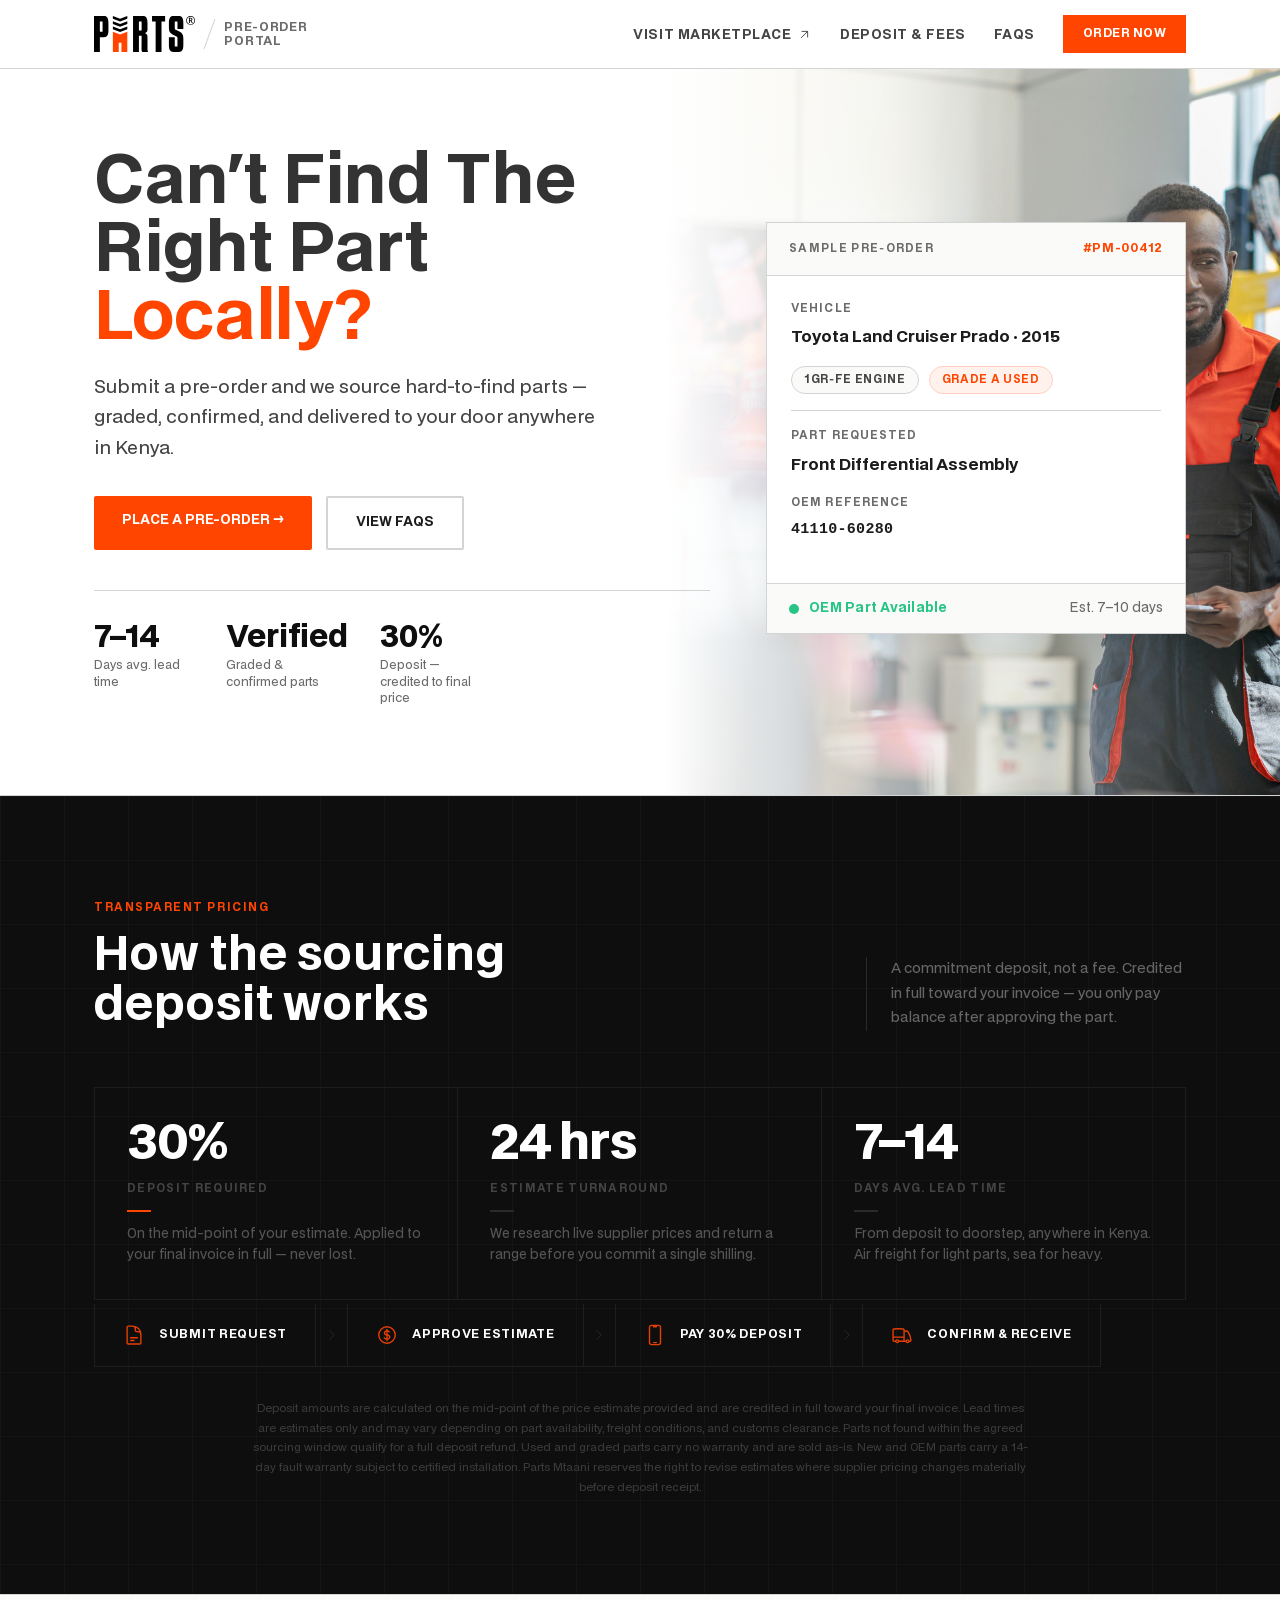
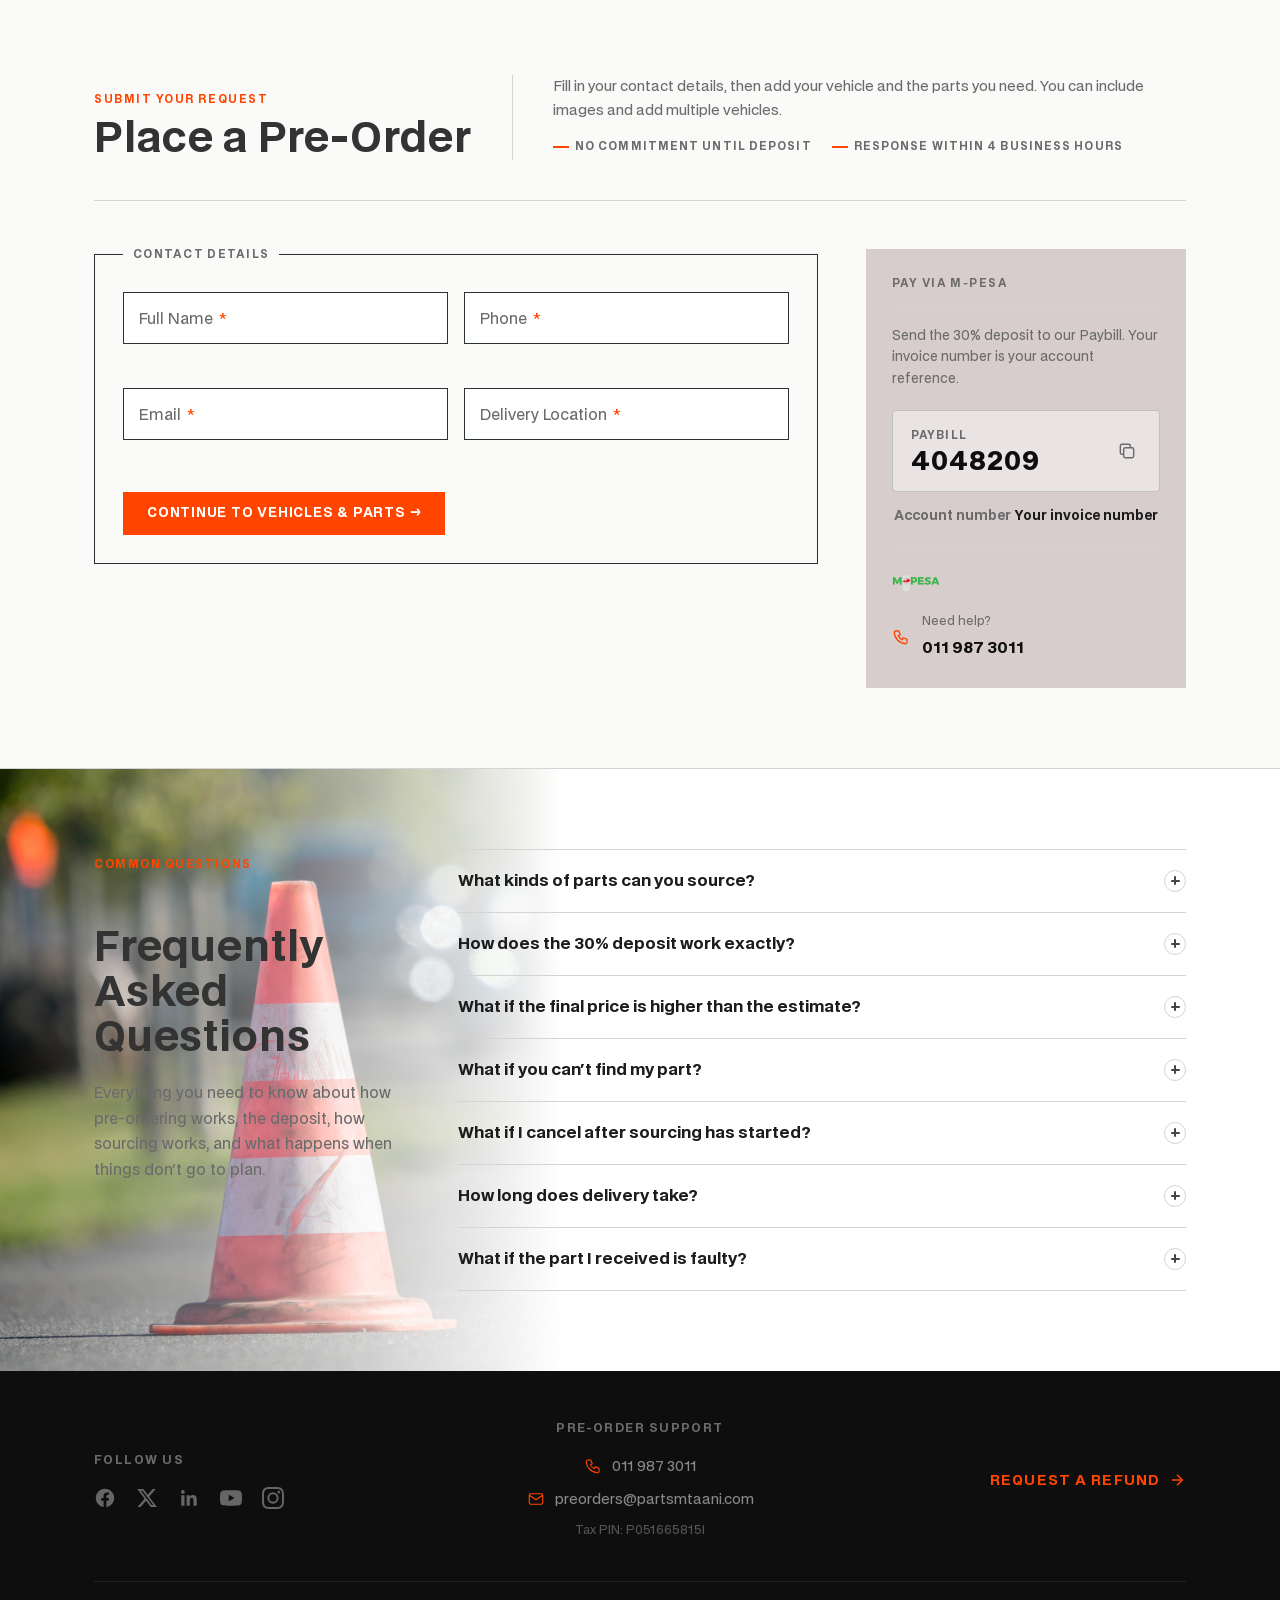
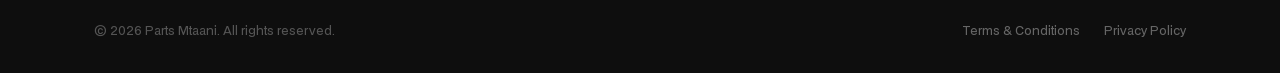
<file: index.html>
<!DOCTYPE html>
<html lang="en">
<head>
  <meta charset="utf-8">
  <meta name="viewport" content="width=device-width, initial-scale=1, shrink-to-fit=no">
  <meta name="description" content="Pre-order auto parts for multiple vehicles — source genuine OEM &amp; aftermarket parts across Kenya.">
  <meta property="og:title" content="Pre-Order Auto Parts | Parts Mtaani">
  <meta property="og:description" content="Source genuine auto parts for multiple vehicles with quality verification and warranty — delivered across Kenya.">
  <title>Pre-Order Parts | Parts Mtaani</title>
  <link rel="stylesheet" href="assets/css/uikit.min.css">
  <link rel="preconnect" href="https://fonts.googleapis.com">
  <link rel="preconnect" href="https://fonts.gstatic.com" crossorigin>
  <link href="https://fonts.googleapis.com/css2?family=Outfit:wght@600;700;800&family=Inter:opsz,wght@14..32,400;14..32,500;14..32,600&display=swap" rel="stylesheet">
  <link rel="stylesheet" href="assets/css/styles.css">
  <link rel="icon" href="favicon.svg">
  <style>
    @media (max-width: 900px) {
      #sourcing-fee .sf-stat-bar { grid-template-columns: 1fr !important; }
      #sourcing-fee .sf-stat-bar > div { border-right: none !important; border-bottom: 1px solid #1e1e1e; }
      #sourcing-fee .sf-header-inner { flex-direction: column !important; align-items: flex-start !important; }
      #sourcing-fee .sf-steps-row { flex-wrap: wrap !important; }
    }
    @media (max-width: 600px) {
      #sourcing-fee .sf-stat-num { font-size: 36px !important; }
      #sourcing-fee .sf-steps-row { flex-direction: column !important; display: flex !important; }
      #sourcing-fee .sf-steps-row > div { border-right: none !important; border-bottom: 1px solid #1e1e1e !important; }
    }
/* Border unification — fieldsets stay dark, payment aside gets new treatment */
.form-fieldset { border-color: var(--field-border) !important; }

/* Order form section header */
.order-form-header-grid {
  grid-template-columns: auto 1fr;
}
@media (max-width: 700px) {
  .order-form-header-grid {
    grid-template-columns: 1fr !important;
    gap: 20px !important;
  }
  .order-form-header-grid > div:last-child {
    padding-left: 0 !important;
    border-left: none !important;
    border-top: 1px solid var(--line);
    padding-top: 20px;
  }
}
  </style>
<body>

<!-- NAV -->
<nav class="nav">
  <div class="nav-inner">
    <a class="logo" href="/">
      <img class="logo-img" src="assets/img/logo.svg" alt="Parts Mtaani" onerror="this.style.display='none'">
      <span class="logo-slash"></span>
      <span class="logo-sub">pre-order<br>portal</span>
    </a>
    <ul class="nav-links" id="nav-links">
      <li><a href="https://prelaunch.partsmtaani.com" target="_blank" rel="noopener">Visit Marketplace
        <svg viewBox="0 0 24 24" fill="none" stroke="currentColor" stroke-width="1.75" stroke-linecap="round" stroke-linejoin="round"><path stroke="none" d="M0 0h24v24H0z" fill="none"/><line x1="17" y1="7" x2="7" y2="17"/><polyline points="8 7 17 7 17 16"/></svg>
      </a></li>
      <li><a href="#sourcing-fee">Deposit &amp; Fees</a></li>
      <li><a href="#faq">FAQs</a></li>
      <li><a href="#order-form" class="btn-nav">Order Now</a></li>
    </ul>
    <button class="nav-hamburger" id="nav-hamburger" aria-label="Menu">
      <svg class="hamburger-icon" width="20" height="20" viewBox="0 0 24 24" fill="none" stroke="currentColor" stroke-width="2" stroke-linecap="round" stroke-linejoin="round"><path d="M3.75 6.75h16.5M3.75 12h16.5m-16.5 5.25h16.5"/></svg>
      <svg class="close-icon" width="20" height="20" viewBox="0 0 24 24" fill="none" stroke="currentColor" stroke-width="2" stroke-linecap="round" stroke-linejoin="round" style="display:none;"><path d="M18 6L6 18M6 6l12 12"/></svg>
    </button>
  </div>
</nav>

<!-- HERO -->
<section id="hero">
  <div class="wrap">
    <div class="hero-grid">
      <div>
        <h1>Can't Find The Right Part <em style="font-style:normal;color:var(--orange)">Locally?</em></h1>
        <p class="hero-desc">Submit a pre-order and we source hard-to-find parts — graded, confirmed, and delivered to your door anywhere in Kenya.</p>
        <div class="hero-actions">
          <a href="#order-form" class="btn-primary">Place a Pre-Order →</a>
          <a href="#faq" class="btn-outline">View FAQs</a>
        </div>
        <div class="hero-stats">
          <div><div class="hero-stat-num">7–14</div><div class="hero-stat-label">Days avg. lead time</div></div>
          <div><div class="hero-stat-num">Verified</div><div class="hero-stat-label">Graded &amp; confirmed parts</div></div>
          <div><div class="hero-stat-num">30%</div><div class="hero-stat-label">Deposit — credited to final price</div></div>
        </div>
      </div>
      <div class="hero-card">
        <div class="hero-card-header">
          <span class="hero-card-eyebrow">Sample Pre‑Order</span>
          <span class="hero-card-id">#PM-00412</span>
        </div>
        <div class="hero-card-body">
          <div class="field">
            <div class="hc-label">Vehicle</div>
            <div class="hc-val">Toyota Land Cruiser Prado · 2015</div>
          </div>
          <div class="hc-meta-row">
            <span class="hc-meta-pill">1GR‑FE Engine</span>
            <span class="hc-meta-pill orange">Grade A Used</span>
          </div>
          <hr class="hc-divider">
          <div class="field">
            <div class="hc-label">Part Requested</div>
            <div class="hc-val">Front Differential Assembly</div>
          </div>
          <div class="field">
            <div class="hc-label">OEM Reference</div>
            <div class="hc-val hc-val-mono">41110‑60280</div>
          </div>
        </div>
        <div class="hero-card-footer">
          <div class="hc-status-row">
            <span class="hc-status-dot"></span>
            <span class="hc-status-label">OEM Part Available</span>
          </div>
          <span class="hc-eta">Est. 7–10 days</span>
        </div>
      </div>
    </div>
  </div>
</section>

<!-- SOURCING FEE -->
<section id="sourcing-fee" style="background:#0e0e0e;padding:96px 0;position:relative;overflow:hidden;">

  <!-- Grid texture -->
  <div style="position:absolute;inset:0;background-image:linear-gradient(rgba(255,255,255,0.025) 1px,transparent 1px),linear-gradient(90deg,rgba(255,255,255,0.025) 1px,transparent 1px);background-size:64px 64px;pointer-events:none;"></div>

  <div class="wrap" style="position:relative;z-index:1;">

    <!-- Header -->
    <div style="margin-bottom:56px;">
      <div class="label" style="color:var(--orange);margin-bottom:14px;">Transparent Pricing</div>
      <div style="display:flex;align-items:flex-end;justify-content:space-between;flex-wrap:wrap;gap:24px;">
        <h2 style="color:#ffffff;font-size:clamp(28px,3.6vw,46px);line-height:1.08;max-width:480px;margin:0;">How the sourcing deposit works</h2>
        <p style="color:#666;font-size:14px;line-height:1.75;max-width:320px;margin:0;border-left:1px solid #2a2a2a;padding-left:24px;">A commitment deposit, not a fee. Credited in full toward your invoice — you only pay balance after approving the part.</p>
      </div>
    </div>

    <!-- Stat bar -->
    <div class="sf-stat-bar" style="display:grid;grid-template-columns:repeat(3,1fr);border:1px solid #1e1e1e;margin-bottom:2px;">
      <div style="padding:32px;border-right:1px solid #1e1e1e;position:relative;">
        <div class="sf-stat-num" style="font-size:48px;font-weight:800;color:#fff;line-height:1;letter-spacing:-0.02em;font-family:'BDOGrotesk',sans-serif;">30%</div>
        <div style="font-size:11px;font-weight:700;letter-spacing:0.12em;text-transform:uppercase;color:#444;margin-top:12px;">Deposit required</div>
        <div style="width:24px;height:2px;background:var(--orange);margin:12px 0;"></div>
        <div style="font-size:13px;color:#555;line-height:1.65;">On the mid-point of your estimate. Applied to your final invoice in full — never lost.</div>
      </div>
      <div style="padding:32px;border-right:1px solid #1e1e1e;">
        <div class="sf-stat-num" style="font-size:48px;font-weight:800;color:#fff;line-height:1;letter-spacing:-0.02em;font-family:'BDOGrotesk',sans-serif;">24 hrs</div>
        <div style="font-size:11px;font-weight:700;letter-spacing:0.12em;text-transform:uppercase;color:#444;margin-top:12px;">Estimate turnaround</div>
        <div style="width:24px;height:2px;background:#2a2a2a;margin:12px 0;"></div>
        <div style="font-size:13px;color:#555;line-height:1.65;">We research live supplier prices and return a range before you commit a single shilling.</div>
      </div>
      <div style="padding:32px;">
        <div class="sf-stat-num" style="font-size:48px;font-weight:800;color:#fff;line-height:1;letter-spacing:-0.02em;font-family:'BDOGrotesk',sans-serif;">7–14</div>
        <div style="font-size:11px;font-weight:700;letter-spacing:0.12em;text-transform:uppercase;color:#444;margin-top:12px;">Days avg. lead time</div>
        <div style="width:24px;height:2px;background:#2a2a2a;margin:12px 0;"></div>
        <div style="font-size:13px;color:#555;line-height:1.65;">From deposit to doorstep, anywhere in Kenya. Air freight for light parts, sea for heavy.</div>
      </div>
    </div>

    <!-- How it works — compact icon + label bar -->
    <div class="sf-steps-row" style="display:inline-flex;align-items:stretch;margin-top:2px;border:1px solid #1e1e1e;border-top:none;">

      <div style="display:flex;align-items:center;gap:14px;padding:20px 28px;border-right:1px solid #1e1e1e;">
        <svg xmlns="http://www.w3.org/2000/svg" fill="none" viewBox="0 0 24 24" stroke-width="1.5" stroke="var(--orange)" style="width:22px;height:22px;flex-shrink:0;opacity:0.9;">
          <path stroke-linecap="round" stroke-linejoin="round" d="M19.5 14.25v-2.625a3.375 3.375 0 0 0-3.375-3.375h-1.5A1.125 1.125 0 0 1 13.5 7.125v-1.5a3.375 3.375 0 0 0-3.375-3.375H8.25m0 12.75h7.5m-7.5 3H12M10.5 2.25H5.625c-.621 0-1.125.504-1.125 1.125v17.25c0 .621.504 1.125 1.125 1.125h12.75c.621 0 1.125-.504 1.125-1.125V11.25a9 9 0 0 0-9-9Z" />
        </svg>
        <span style="font-size:12px;font-weight:700;color:#fff;letter-spacing:0.06em;text-transform:uppercase;white-space:nowrap;">Submit request</span>
      </div>

      <div style="display:flex;align-items:center;justify-content:center;width:32px;flex-shrink:0;border-right:1px solid #1e1e1e;">
        <svg viewBox="0 0 24 24" fill="none" stroke="#2a2a2a" stroke-width="1.5" style="width:14px;height:14px;"><path stroke-linecap="round" stroke-linejoin="round" d="M8.25 4.5l7.5 7.5-7.5 7.5"/></svg>
      </div>

      <div style="display:flex;align-items:center;gap:14px;padding:20px 28px;border-right:1px solid #1e1e1e;">
        <svg xmlns="http://www.w3.org/2000/svg" fill="none" viewBox="0 0 24 24" stroke-width="1.5" stroke="var(--orange)" style="width:22px;height:22px;flex-shrink:0;opacity:0.9;">
          <path stroke-linecap="round" stroke-linejoin="round" d="M12 6v12m-3-2.818.879.659c1.171.879 3.07.879 4.242 0 1.172-.879 1.172-2.303 0-3.182C13.536 12.219 12.768 12 12 12c-.725 0-1.45-.22-2.003-.659-1.106-.879-1.106-2.303 0-3.182s2.9-.879 4.006 0l.415.33M21 12a9 9 0 1 1-18 0 9 9 0 0 1 18 0Z" />
        </svg>
        <span style="font-size:12px;font-weight:700;color:#fff;letter-spacing:0.06em;text-transform:uppercase;white-space:nowrap;">Approve estimate</span>
      </div>

      <div style="display:flex;align-items:center;justify-content:center;width:32px;flex-shrink:0;border-right:1px solid #1e1e1e;">
        <svg viewBox="0 0 24 24" fill="none" stroke="#2a2a2a" stroke-width="1.5" style="width:14px;height:14px;"><path stroke-linecap="round" stroke-linejoin="round" d="M8.25 4.5l7.5 7.5-7.5 7.5"/></svg>
      </div>

      <div style="display:flex;align-items:center;gap:14px;padding:20px 28px;border-right:1px solid #1e1e1e;">
        <svg xmlns="http://www.w3.org/2000/svg" fill="none" viewBox="0 0 24 24" stroke-width="1.5" stroke="var(--orange)" style="width:22px;height:22px;flex-shrink:0;opacity:0.9;">
          <path stroke-linecap="round" stroke-linejoin="round" d="M10.5 1.5H8.25A2.25 2.25 0 0 0 6 3.75v16.5a2.25 2.25 0 0 0 2.25 2.25h7.5A2.25 2.25 0 0 0 18 20.25V3.75a2.25 2.25 0 0 0-2.25-2.25H13.5m-3 0V3h3V1.5m-3 0h3m-3 18.75h3" />
        </svg>
        <span style="font-size:12px;font-weight:700;color:#fff;letter-spacing:0.06em;text-transform:uppercase;white-space:nowrap;">Pay 30% deposit</span>
      </div>

      <div style="display:flex;align-items:center;justify-content:center;width:32px;flex-shrink:0;border-right:1px solid #1e1e1e;">
        <svg viewBox="0 0 24 24" fill="none" stroke="#2a2a2a" stroke-width="1.5" style="width:14px;height:14px;"><path stroke-linecap="round" stroke-linejoin="round" d="M8.25 4.5l7.5 7.5-7.5 7.5"/></svg>
      </div>

      <div style="display:flex;align-items:center;gap:14px;padding:20px 28px;">
        <svg xmlns="http://www.w3.org/2000/svg" fill="none" viewBox="0 0 24 24" stroke-width="1.5" stroke="var(--orange)" style="width:22px;height:22px;flex-shrink:0;opacity:0.9;">
          <path stroke-linecap="round" stroke-linejoin="round" d="M8.25 18.75a1.5 1.5 0 0 1-3 0m3 0a1.5 1.5 0 0 0-3 0m3 0h6m-9 0H3.375a1.125 1.125 0 0 1-1.125-1.125V14.25m17.25 4.5a1.5 1.5 0 0 1-3 0m3 0a1.5 1.5 0 0 0-3 0m3 0h1.125c.621 0 1.129-.504 1.09-1.124a17.902 17.902 0 0 0-3.213-9.193 2.056 2.056 0 0 0-1.58-.86H14.25M16.5 18.75h-2.25m0-11.177v-.958c0-.568-.422-1.048-.987-1.106a48.554 48.554 0 0 0-10.026 0 1.106 1.106 0 0 0-.987 1.106v7.635m12-6.677v6.677m0 4.5v-4.5m0 0h-12" />
        </svg>
        <span style="font-size:12px;font-weight:700;color:#fff;letter-spacing:0.06em;text-transform:uppercase;white-space:nowrap;">Confirm &amp; receive</span>
      </div>

    </div>

    <!-- Disclaimer -->
    <div style="padding:32px 0 0;text-align:center;">
      <p style="font-size:11px;color:#3a3a3a;line-height:1.8;margin:0 auto;max-width:780px;">Deposit amounts are calculated on the mid-point of the price estimate provided and are credited in full toward your final invoice. Lead times are estimates only and may vary depending on part availability, freight conditions, and customs clearance. Parts not found within the agreed sourcing window qualify for a full deposit refund. Used and graded parts carry no warranty and are sold as-is. New and OEM parts carry a 14-day fault warranty subject to certified installation. Parts Mtaani reserves the right to revise estimates where supplier pricing changes materially before deposit receipt.</p>
    </div>

  </div>
</section>
<div class="divider"></div>

<!-- ORDER FORM with fieldset/legend -->
<section id="order-form" class="section section-alt">
  <div class="wrap">

    <!-- Section header — premium -->
    <div style="margin-bottom:48px;padding-bottom:40px;border-bottom:1px solid var(--line);">
      <div style="display:grid;grid-template-columns:auto 1fr;gap:40px;align-items:end;flex-wrap:wrap;" class="order-form-header-grid">
        <div>
          <div class="label" style="margin-bottom:10px;">Submit Your Request</div>
          <h2 style="margin:0;line-height:1.0;">Place a Pre-Order</h2>
        </div>
        <div style="padding-left:40px;border-left:1px solid var(--line);padding-bottom:4px;">
          <p style="color:var(--muted);font-size:14px;line-height:1.75;margin:0 0 14px;">Fill in your contact details, then add your vehicle and the parts you need. You can include images and add multiple vehicles.</p>
          <div style="display:flex;gap:20px;flex-wrap:wrap;">
            <span style="font-size:11px;font-weight:700;letter-spacing:0.1em;text-transform:uppercase;color:var(--muted);display:flex;align-items:center;gap:6px;"><span style="display:inline-block;width:16px;height:1.5px;background:var(--orange);flex-shrink:0;"></span>No commitment until deposit</span>
            <span style="font-size:11px;font-weight:700;letter-spacing:0.1em;text-transform:uppercase;color:var(--muted);display:flex;align-items:center;gap:6px;"><span style="display:inline-block;width:16px;height:1.5px;background:var(--orange);flex-shrink:0;"></span>Response within 4 business hours</span>
          </div>
        </div>
      </div>
    </div>

    <div class="form-layout">
      <div>
        <div id="success-msg" class="success-msg"><strong>Request received.</strong> We'll be in touch within 4 business hours.</div>
        <form id="preorder-form" action="https://formspree.io/f/YOUR_FORM_ID" method="POST" enctype="multipart/form-data" novalidate>
          <input type="hidden" name="_subject" value="Multi-Vehicle Pre-Order Request">

          <div id="step-1" class="step-container">
            <fieldset class="form-fieldset">
              <legend class="form-legend">Contact details</legend>
              <div class="field-2">
                <div class="field float-field">
                  <input type="text" id="full_name" name="full_name" placeholder=" " required data-validate="name">
                  <label for="full_name">Full Name <span class="req">*</span></label>
                  <div class="field-error" data-for="full_name"></div>
                </div>
                <div class="field float-field">
                  <input type="tel" id="phone" name="phone" placeholder=" " required data-validate="phone">
                  <label for="phone">Phone <span class="req">*</span></label>
                  <div class="field-error" data-for="phone"></div>
                </div>
              </div>
              <div class="field-2">
                <div class="field float-field">
                  <input type="email" id="email" name="email" placeholder=" " required data-validate="email">
                  <label for="email">Email <span class="req">*</span></label>
                  <div class="field-error" data-for="email"></div>
                </div>
                <div class="field float-field">
                  <input type="text" id="location" name="delivery_location" placeholder=" " required>
                  <label for="location">Delivery Location <span class="req">*</span></label>
                  <div class="field-error" data-for="location"></div>
                </div>
              </div>
              <div class="form-step-action">
                <button type="button" class="btn-step" onclick="goToStep(2)">Continue to vehicles &amp; parts →</button>
              </div>
            </fieldset>
          </div>

          <div id="step-2" class="step-container" style="display:none">
            <fieldset class="form-fieldset">
              <legend class="form-legend">Vehicles &amp; parts needed</legend>
              <div id="vehicles-container"></div>
              <button type="button" class="add-btn" onclick="addVehicle()">+ Add another vehicle</button>
              <div class="step-actions">
                <button type="button" class="btn-step-back" onclick="goToStep(1)">← Back</button>
                <button type="submit" class="submit-btn">Submit Pre-Order →</button>
              </div>
            </fieldset>
          </div>
        </form>
      </div>
      <div>
        <!-- Payment aside: white background, dark border -->
        <div class="payment-aside">
          <div class="payment-aside-title">Pay via M‑Pesa</div>
          <p class="payment-aside-desc">Send the 30% deposit to our Paybill. Your invoice number is your account reference.</p>
          <div class="payment-paybill" id="paybill-row" onclick="copyPaybill()" title="Click to copy">
            <div class="payment-paybill-inner">
              <div class="payment-paybill-label">Paybill</div>
              <div class="payment-paybill-value">4048209</div>
            </div>
            <button type="button" class="paybill-copy-btn" aria-label="Copy paybill number">
              <svg id="icon-copy" viewBox="0 0 24 24" fill="none" stroke="currentColor" stroke-width="1.75"><rect x="8" y="8" width="12" height="12" rx="2"/><path d="M16 8v-2a2 2 0 0 0 -2 -2h-8a2 2 0 0 0 -2 2v8a2 2 0 0 0 2 2h2"/></svg>
              <svg id="icon-check" viewBox="0 0 24 24" fill="none" stroke="var(--success)" stroke-width="2.2" style="display:none"><path d="M5 12l5 5l9 -9"/></svg>
            </button>
          </div>
          <div class="payment-account-natural">
            <span class="payment-account-key">Account number</span>
            <span class="payment-account-val">Your invoice number</span>
          </div>
          <div class="payment-divider"></div>
          <div class="payment-mpesa-logo-row">
            <img src="/assets/img/mpesa.svg" alt="M‑Pesa" class="mpesa-logo" onerror="this.style.display='none'">
          </div>
          <div class="payment-support-row">
            <svg viewBox="0 0 24 24" fill="none" stroke="currentColor" stroke-width="1.75"><path d="M5 4h4l2 5l-2.5 1.5a11 11 0 0 0 5 5l1.5 -2.5l5 2v4a2 2 0 0 1 -2 2a16 16 0 0 1 -15 -15a2 2 0 0 1 2 -2"/></svg>
            <div>
              <span class="payment-support-label">Need help?</span>
              <a href="tel:+254119873011" class="payment-support-number">011 987 3011</a>
            </div>
          </div>
        </div>
      </div>
    </div>
  </div>
</section>
<div class="divider"></div>

<!-- FAQ -->
<section id="faq" class="section">
  <div class="wrap">
    <div class="faq-inner">
      <div class="faq-left">
        <div class="label">Common Questions</div>
        <h2>Frequently Asked Questions</h2>
        <p>Everything you need to know about how pre-ordering works, the deposit, how sourcing works, and what happens when things don't go to plan.</p>
      </div>
      <div>
        <div class="faq-list">
          <div class="faq-item"><button class="faq-q" onclick="toggleFaq(this)">What kinds of parts can you source?<span class="faq-icon"></span></button><div class="faq-a">We can source mechanical, electrical and body parts for most Japanese, German, Korean and American vehicles sold in Kenya. This includes engines, gearboxes, suspension components, ECUs, headlamps, body panels and more. If you're unsure whether we can help with a specific part, submit a request and we'll advise within 24 hours.</div></div>
          <div class="faq-item"><button class="faq-q" onclick="toggleFaq(this)">How does the 30% deposit work exactly?<span class="faq-icon"></span></button><div class="faq-a">When you submit a request, we research current market prices and give you an estimated price range — e.g. KES 45,000–55,000. The deposit is 30% of the mid-point of that range (KES 15,000 in this example). It is credited in full toward your final invoice — not an additional fee. Sourcing only begins once the deposit is received.</div></div>
          <div class="faq-item"><button class="faq-q" onclick="toggleFaq(this)">What if the final price is higher than the estimate?<span class="faq-icon"></span></button><div class="faq-a">If the confirmed price comes back more than 20% above our original estimate, you are entitled to a full refund of your deposit — no deductions, no questions asked. We own that error because the estimate is ours to get right. If the confirmed price is within 20% of the estimate, you decide whether to proceed or walk away; no refund applies if you decline a price that is within the agreed tolerance.</div></div>
          <div class="faq-item"><button class="faq-q" onclick="toggleFaq(this)">What if you can't find my part?<span class="faq-icon"></span></button><div class="faq-a">If we exhaust our supplier network and cannot find your part within the agreed sourcing window, your entire deposit is refunded in full within 3 business days — no deductions. We will always tell you clearly when we have reached that point rather than leave you waiting.</div></div>
          <div class="faq-item"><button class="faq-q" onclick="toggleFaq(this)">What if I cancel after sourcing has started?<span class="faq-icon"></span></button><div class="faq-a">If you cancel after we have begun sourcing — whether or not the part has been found — we will refund your deposit in full less any documented out-of-pocket expenses we have incurred (supplier calls, yard visit fees and similar). These deductions are capped at USD 18 in total. We provide receipts for every deduction on request. The balance is returned to your M‑Pesa within 3 business days. Alternatively, we can hold the full amount as store credit with no deductions.</div></div>
          <div class="faq-item"><button class="faq-q" onclick="toggleFaq(this)">How long does delivery take?<span class="faq-icon"></span></button><div class="faq-a">Light parts (sensors, ECUs, headlights, alternators) typically arrive within 3–5 days via air freight. Heavy parts — engines, gearboxes, body panels — come by sea and take 14–21 days to Mombasa plus onward delivery. The total lead time from deposit to delivery is typically 7–14 days for regular orders.</div></div>
          <div class="faq-item"><button class="faq-q" onclick="toggleFaq(this)">What if the part I received is faulty?<span class="faq-icon"></span></button><div class="faq-a">This applies to new and OEM parts only — used and graded parts are sold as-is and carry no warranty. If your new part develops a fault, report it to us within 14 days of delivery. The part must have been installed by a certified or qualified mechanic; we may ask for proof of that. Return shipping is at the customer's cost. Once we have assessed the returned part and confirmed the defect, we will source a replacement. If a replacement cannot be found, we will issue a full refund of the part payment.</div></div>
        </div>
      </div>
    </div>
  </div>
</section>

<!-- FOOTER -->
<footer>
  <div class="footer-centered">
    <div class="footer-top-row">
      <div class="footer-social-left">
        <div class="footer-social-label">Follow Us</div>
        <div class="social-icons">
          <a href="https://facebook.com/partsmtaani" target="_blank" rel="noopener" aria-label="Facebook"><svg viewBox="0 0 24 24" fill="currentColor"><path d="M12 2C6.477 2 2 6.477 2 12c0 4.991 3.657 9.128 8.438 9.879V14.89h-2.54V12h2.54V9.797c0-2.506 1.492-3.89 3.777-3.89 1.094 0 2.238.195 2.238.195v2.46h-1.26c-1.243 0-1.63.771-1.63 1.562V12h2.773l-.443 2.89h-2.33v6.989C18.343 21.129 22 16.99 22 12c0-5.523-4.477-10-10-10z"/></svg></a>
          <a href="https://x.com/partsmtaani" target="_blank" rel="noopener" aria-label="X"><svg viewBox="0 0 24 24" fill="currentColor"><path d="M18.244 2.25h3.308l-7.227 8.26 8.502 11.24H16.17l-5.214-6.817L4.99 21.75H1.68l7.73-8.835L1.254 2.25H8.08l4.713 6.231zm-1.161 17.52h1.833L7.084 4.126H5.117z"/></svg></a>
          <a href="https://linkedin.com/company/partsmtaani" target="_blank" rel="noopener" aria-label="LinkedIn"><svg viewBox="0 0 24 24" fill="currentColor"><path d="M20.447 20.452h-3.554v-5.569c0-1.328-.027-3.037-1.852-3.037-1.853 0-2.136 1.445-2.136 2.939v5.667H9.351V9h3.414v1.561h.046c.477-.9 1.637-1.85 3.37-1.85 3.601 0 4.267 2.37 4.267 5.455v6.286zM5.337 7.433c-1.144 0-2.063-.926-2.063-2.065 0-1.138.92-2.063 2.063-2.063 1.14 0 2.064.925 2.064 2.063 0 1.139-.925 2.065-2.064 2.065zm1.782 13.019H3.555V9h3.564v11.452z"/></svg></a>
          <a href="https://youtube.com/@partsmtaani" target="_blank" rel="noopener" aria-label="YouTube"><svg viewBox="0 0 24 24" fill="currentColor"><path d="M23.498 6.186a3.016 3.016 0 0 0-2.122-2.136C19.505 3.545 12 3.545 12 3.545s-7.505 0-9.377.505A3.017 3.017 0 0 0 .502 6.186C0 8.07 0 12 0 12s0 3.93.502 5.814a3.016 3.016 0 0 0 2.122 2.136c1.871.505 9.376.505 9.376.505s7.505 0 9.377-.505a3.015 3.015 0 0 0 2.122-2.136C24 15.93 24 12 24 12s0-3.93-.502-5.814zM9.545 15.568V8.432L15.818 12l-6.273 3.568z"/></svg></a>
          <a href="https://instagram.com/partsmtaani" target="_blank" rel="noopener" aria-label="Instagram"><svg viewBox="0 0 24 24" fill="currentColor"><path d="M12 2.163c3.204 0 3.584.012 4.85.07 3.252.148 4.771 1.691 4.919 4.919.058 1.265.069 1.645.069 4.849 0 3.205-.012 3.584-.069 4.849-.149 3.225-1.664 4.771-4.919 4.919-1.266.058-1.644.07-4.85.07-3.204 0-3.584-.012-4.849-.07-3.26-.149-4.771-1.699-4.919-4.92-.058-1.265-.07-1.644-.07-4.849 0-3.204.013-3.583.07-4.849.149-3.227 1.664-4.771 4.919-4.919 1.266-.057 1.645-.069 4.849-.069zm0-2.163c-3.259 0-3.667.014-4.947.072-4.358.2-6.78 2.618-6.98 6.98-.059 1.281-.073 1.689-.073 4.948 0 3.259.014 3.668.072 4.948.2 4.358 2.618 6.78 6.98 6.98 1.281.058 1.689.072 4.948.072 3.259 0 3.668-.014 4.948-.072 4.354-.2 6.782-2.618 6.979-6.98.059-1.28.073-1.689.073-4.948 0-3.259-.014-3.667-.072-4.947-.196-4.354-2.617-6.78-6.979-6.98-1.281-.059-1.69-.073-4.949-.073zM12 5.838a6.162 6.162 0 1 0 0 12.324 6.162 6.162 0 0 0 0-12.324zM12 16a4 4 0 1 1 0-8 4 4 0 0 1 0 8zm6.406-11.845a1.44 1.44 0 1 0 0 2.881 1.44 1.44 0 0 0 0-2.881z"/></svg></a>
        </div>
      </div>
      <div class="footer-contact-center">
        <div class="contact-label">Pre-Order Support</div>
        <div class="contact-item">
          <svg viewBox="0 0 24 24" fill="none" stroke="currentColor" stroke-width="1.75"><path d="M5 4h4l2 5l-2.5 1.5a11 11 0 0 0 5 5l1.5 -2.5l5 2v4a2 2 0 0 1 -2 2a16 16 0 0 1 -15 -15a2 2 0 0 1 2 -2"/></svg>
          <a href="tel:+254119873011">011 987 3011</a>
        </div>
        <div class="contact-item">
          <svg viewBox="0 0 24 24" fill="none" stroke="currentColor" stroke-width="1.75"><rect x="3" y="5" width="18" height="14" rx="2"/><polyline points="3 7 12 13 21 7"/></svg>
          <a href="mailto:preorders@partsmtaani.com">preorders@partsmtaani.com</a>
        </div>
        <div class="tax-pin">Tax PIN: P051665815I</div>
      </div>
      <div class="footer-refund-right">
        <div class="refund-link">
          <a href="/refunds/">Request a refund
            <svg viewBox="0 0 24 24" fill="none" stroke="currentColor" stroke-width="1.75"><line x1="5" y1="12" x2="19" y2="12"/><polyline points="12 5 19 12 12 19"/></svg>
          </a>
        </div>
      </div>
    </div>
    <div class="footer-bottom-row">
      <div class="copyright">&copy; 2026 Parts Mtaani. All rights reserved.</div>
      <nav class="footer-legal-links">
        <a href="/terms/">Terms &amp; Conditions</a>
        <a href="/privacy/">Privacy Policy</a>
      </nav>
    </div>
  </div>
</footer>

<div id="copy-toast">Paybill number copied</div>

<script src="/assets/js/uikit.min.js"></script>
<script src="/assets/js/uikit-icons.min.js"></script>
<script src="assets/js/scripts.js"></script>
</body>
</html>
</file>
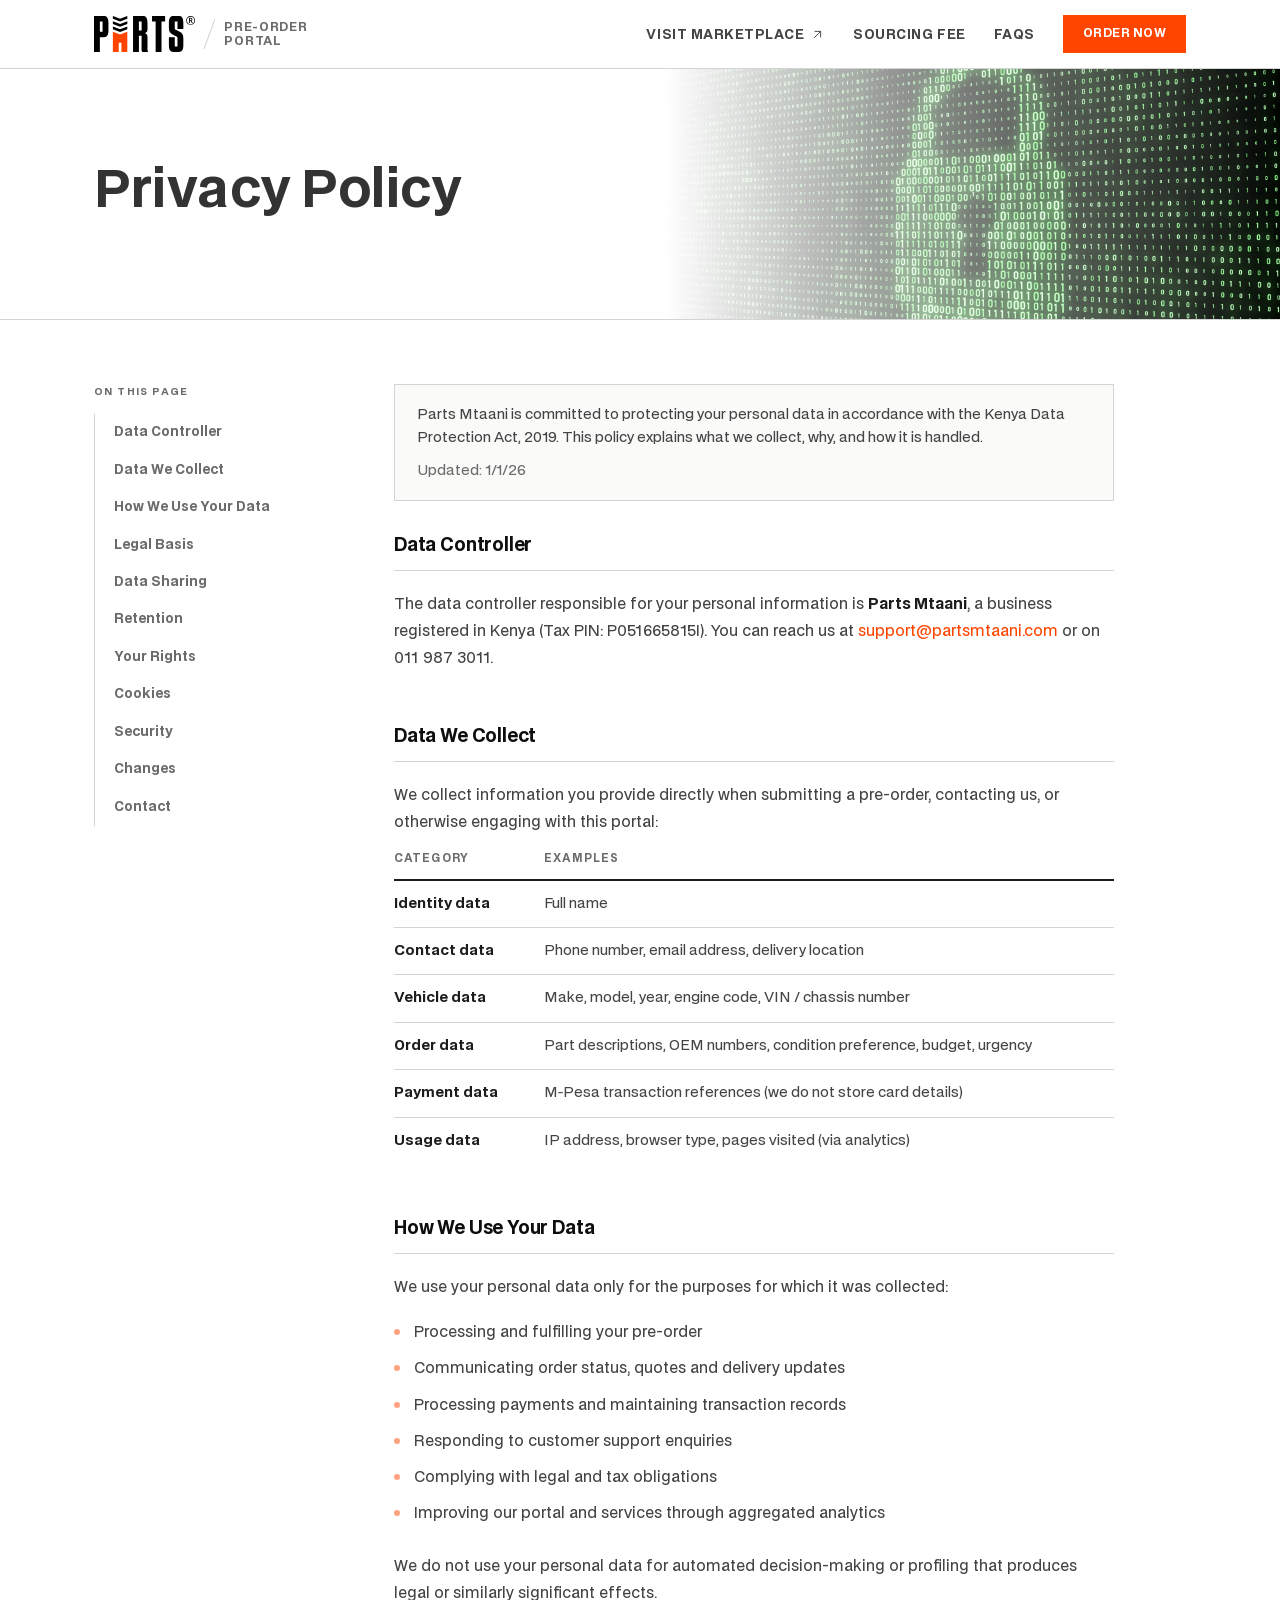
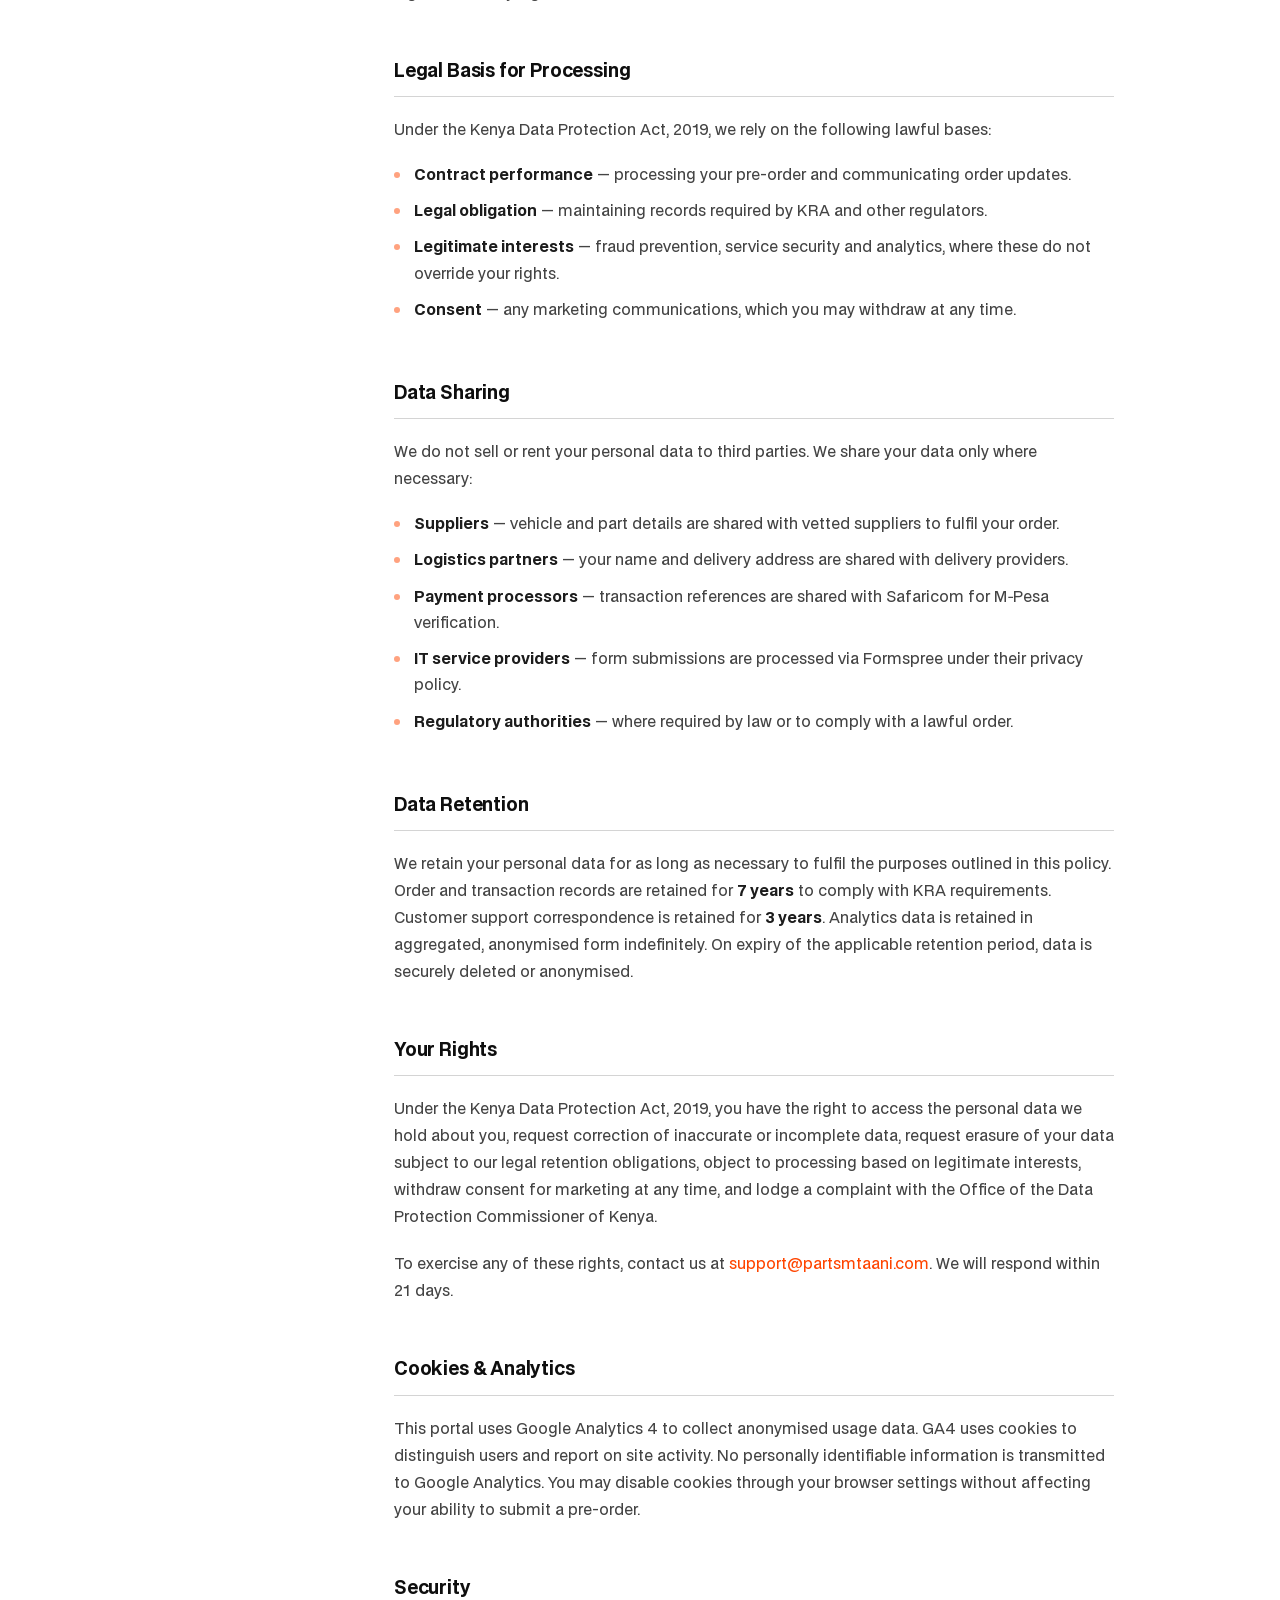
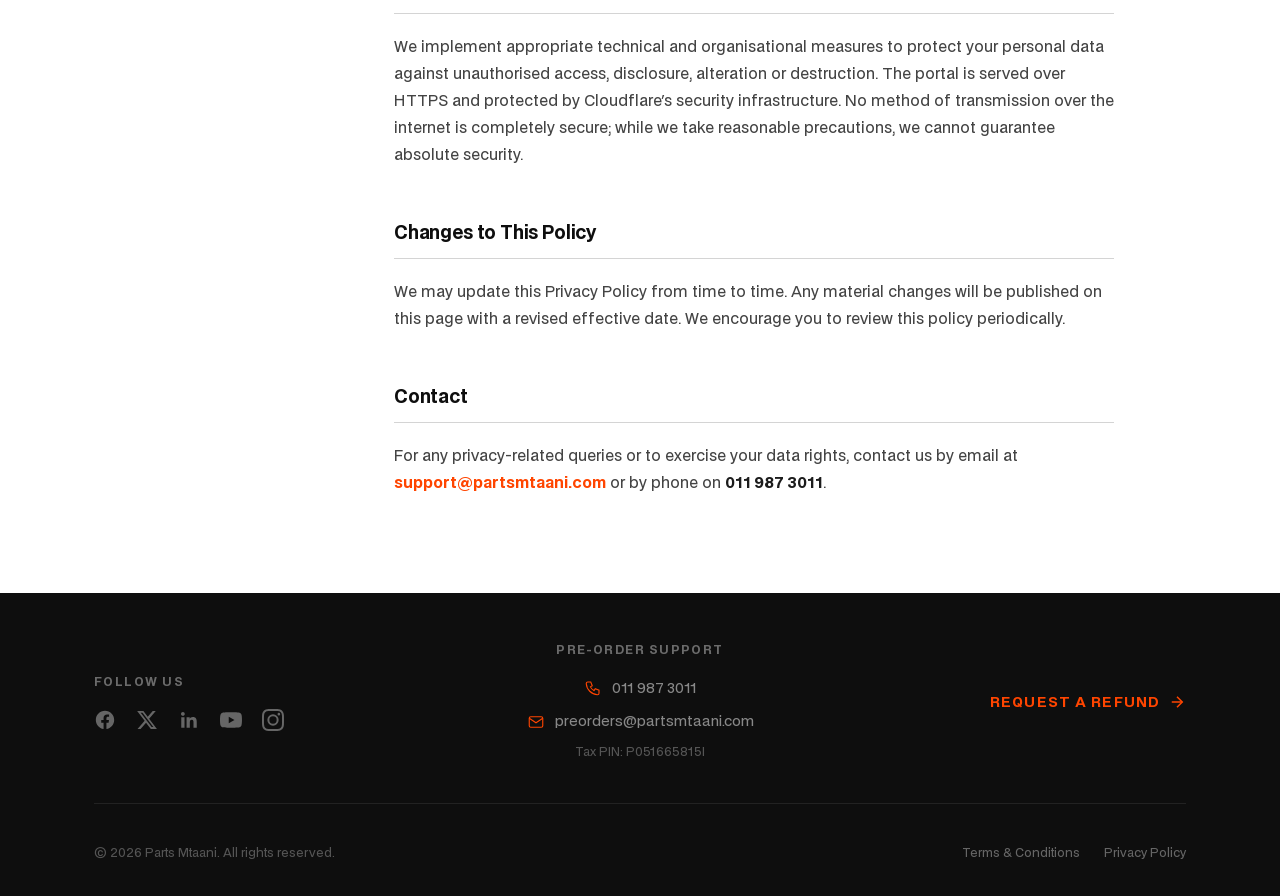
<file: privacy/index.html>
<!DOCTYPE html>
<html lang="en">
<head>
  <meta charset="utf-8">
  <meta name="viewport" content="width=device-width, initial-scale=1, shrink-to-fit=no">
  <meta name="description" content="How Parts Mtaani collects, uses and protects your personal data.">
  <meta name="robots" content="noindex, nofollow, noarchive">
  <meta property="og:title" content="Privacy Policy | Parts Mtaani">
  <title>Privacy Policy | Parts Mtaani</title>
  <link rel="stylesheet" href="/assets/css/uikit.min.css">
  <link rel="preconnect" href="https://fonts.googleapis.com">
  <link rel="preconnect" href="https://fonts.gstatic.com" crossorigin>
  <link href="https://fonts.googleapis.com/css2?family=Outfit:wght@600;700;800&family=Inter:opsz,wght@14..32,400;14..32,500;14..32,600&display=swap" rel="stylesheet">
  <link rel="stylesheet" href="/assets/css/styles.css">
  <link rel="icon" href="/favicon.svg">
  <style>
    .page-hero::before { background-image: url('/assets/img/privacy-bg.jpg'); }
  </style>
</head>
<body>

<nav class="nav">
  <div class="nav-inner">
    <a class="logo" href="/">
      <img class="logo-img" src="/assets/img/logo.svg" alt="Parts Mtaani" onerror="this.style.display='none'">
      <span class="logo-slash"></span>
      <span class="logo-sub">pre-order<br>portal</span>
    </a>
    <ul class="nav-links" id="nav-links">
      <li><a href="https://prelaunch.partsmtaani.com" target="_blank" rel="noopener">Visit Marketplace<svg viewBox="0 0 24 24" fill="none" stroke="currentColor" stroke-width="1.75" stroke-linecap="round" stroke-linejoin="round"><path stroke="none" d="M0 0h24v24H0z" fill="none"/><line x1="17" y1="7" x2="7" y2="17"/><polyline points="8 7 17 7 17 16"/></svg></a></li>
      <li><a href="/#sourcing-fee">Sourcing Fee</a></li>
      <li><a href="/#faq">FAQs</a></li>
      <li><a href="/#order-form" class="btn-nav">Order Now</a></li>
    </ul>
    <button class="nav-hamburger" id="nav-hamburger" aria-label="Menu">
      <svg class="hamburger-icon" width="20" height="20" viewBox="0 0 24 24" fill="none" stroke="currentColor" stroke-width="2" stroke-linecap="round" stroke-linejoin="round"><path d="M3.75 6.75h16.5M3.75 12h16.5m-16.5 5.25h16.5"/></svg>
      <svg class="close-icon" width="20" height="20" viewBox="0 0 24 24" fill="none" stroke="currentColor" stroke-width="2" stroke-linecap="round" stroke-linejoin="round" style="display:none;"><path d="M18 6L6 18M6 6l12 12"/></svg>
    </button>
  </div>
</nav>

<div class="page-hero">
  <div class="wrap">
    <h1>Privacy Policy</h1>
  </div>
</div>

<div class="wrap">
  <div class="doc-layout">
    <aside class="doc-nav">
      <div class="doc-nav-label">On this page</div>
      <ul>
        <li><a href="#p1">Data Controller</a></li>
        <li><a href="#p2">Data We Collect</a></li>
        <li><a href="#p3">How We Use Your Data</a></li>
        <li><a href="#p4">Legal Basis</a></li>
        <li><a href="#p5">Data Sharing</a></li>
        <li><a href="#p6">Retention</a></li>
        <li><a href="#p7">Your Rights</a></li>
        <li><a href="#p8">Cookies</a></li>
        <li><a href="#p9">Security</a></li>
        <li><a href="#p10">Changes</a></li>
        <li><a href="#p11">Contact</a></li>
      </ul>
    </aside>
    <div class="doc-body">
      <div class="notice-box">
        <p>Parts Mtaani is committed to protecting your personal data in accordance with the Kenya Data Protection Act, 2019. This policy explains what we collect, why, and how it is handled.</p>
        <p class="notice-meta">Updated: 1/1/26</p>
      </div>

      <div class="doc-section" id="p1">
        <h4>Data Controller</h4>
        <p>The data controller responsible for your personal information is <strong>Parts Mtaani</strong>, a business registered in Kenya (Tax PIN: P051665815I). You can reach us at <a href="mailto:support@partsmtaani.com">support@partsmtaani.com</a> or on 011 987 3011.</p>
      </div>
      <div class="doc-section" id="p2">
        <h4>Data We Collect</h4>
        <p>We collect information you provide directly when submitting a pre-order, contacting us, or otherwise engaging with this portal:</p>
        <table class="data-table">
          <thead><tr><th>Category</th><th>Examples</th></tr></thead>
          <tbody>
            <tr><td><strong>Identity data</strong></td><td>Full name</td></tr>
            <tr><td><strong>Contact data</strong></td><td>Phone number, email address, delivery location</td></tr>
            <tr><td><strong>Vehicle data</strong></td><td>Make, model, year, engine code, VIN / chassis number</td></tr>
            <tr><td><strong>Order data</strong></td><td>Part descriptions, OEM numbers, condition preference, budget, urgency</td></tr>
            <tr><td><strong>Payment data</strong></td><td>M‑Pesa transaction references (we do not store card details)</td></tr>
            <tr><td><strong>Usage data</strong></td><td>IP address, browser type, pages visited (via analytics)</td></tr>
          </tbody>
        </table>
      </div>
      <div class="doc-section" id="p3">
        <h4>How We Use Your Data</h4>
        <p>We use your personal data only for the purposes for which it was collected:</p>
        <ul>
          <li>Processing and fulfilling your pre-order</li>
          <li>Communicating order status, quotes and delivery updates</li>
          <li>Processing payments and maintaining transaction records</li>
          <li>Responding to customer support enquiries</li>
          <li>Complying with legal and tax obligations</li>
          <li>Improving our portal and services through aggregated analytics</li>
        </ul>
        <p>We do not use your personal data for automated decision-making or profiling that produces legal or similarly significant effects.</p>
      </div>
      <div class="doc-section" id="p4">
        <h4>Legal Basis for Processing</h4>
        <p>Under the Kenya Data Protection Act, 2019, we rely on the following lawful bases:</p>
        <ul>
          <li><strong>Contract performance</strong> — processing your pre-order and communicating order updates.</li>
          <li><strong>Legal obligation</strong> — maintaining records required by KRA and other regulators.</li>
          <li><strong>Legitimate interests</strong> — fraud prevention, service security and analytics, where these do not override your rights.</li>
          <li><strong>Consent</strong> — any marketing communications, which you may withdraw at any time.</li>
        </ul>
      </div>
      <div class="doc-section" id="p5">
        <h4>Data Sharing</h4>
        <p>We do not sell or rent your personal data to third parties. We share your data only where necessary:</p>
        <ul>
          <li><strong>Suppliers</strong> — vehicle and part details are shared with vetted suppliers to fulfil your order.</li>
          <li><strong>Logistics partners</strong> — your name and delivery address are shared with delivery providers.</li>
          <li><strong>Payment processors</strong> — transaction references are shared with Safaricom for M‑Pesa verification.</li>
          <li><strong>IT service providers</strong> — form submissions are processed via Formspree under their privacy policy.</li>
          <li><strong>Regulatory authorities</strong> — where required by law or to comply with a lawful order.</li>
        </ul>
      </div>
      <div class="doc-section" id="p6">
        <h4>Data Retention</h4>
        <p>We retain your personal data for as long as necessary to fulfil the purposes outlined in this policy. Order and transaction records are retained for <strong>7 years</strong> to comply with KRA requirements. Customer support correspondence is retained for <strong>3 years</strong>. Analytics data is retained in aggregated, anonymised form indefinitely. On expiry of the applicable retention period, data is securely deleted or anonymised.</p>
      </div>
      <div class="doc-section" id="p7">
        <h4>Your Rights</h4>
        <p>Under the Kenya Data Protection Act, 2019, you have the right to access the personal data we hold about you, request correction of inaccurate or incomplete data, request erasure of your data subject to our legal retention obligations, object to processing based on legitimate interests, withdraw consent for marketing at any time, and lodge a complaint with the Office of the Data Protection Commissioner of Kenya.</p>
        <p>To exercise any of these rights, contact us at <a href="mailto:support@partsmtaani.com">support@partsmtaani.com</a>. We will respond within 21 days.</p>
      </div>
      <div class="doc-section" id="p8">
        <h4>Cookies &amp; Analytics</h4>
        <p>This portal uses Google Analytics 4 to collect anonymised usage data. GA4 uses cookies to distinguish users and report on site activity. No personally identifiable information is transmitted to Google Analytics. You may disable cookies through your browser settings without affecting your ability to submit a pre-order.</p>
      </div>
      <div class="doc-section" id="p9">
        <h4>Security</h4>
        <p>We implement appropriate technical and organisational measures to protect your personal data against unauthorised access, disclosure, alteration or destruction. The portal is served over HTTPS and protected by Cloudflare's security infrastructure. No method of transmission over the internet is completely secure; while we take reasonable precautions, we cannot guarantee absolute security.</p>
      </div>
      <div class="doc-section" id="p10">
        <h4>Changes to This Policy</h4>
        <p>We may update this Privacy Policy from time to time. Any material changes will be published on this page with a revised effective date. We encourage you to review this policy periodically.</p>
      </div>
      <div class="doc-section" id="p11">
        <h4>Contact</h4>
        <p>For any privacy-related queries or to exercise your data rights, contact us by email at <strong><a href="mailto:support@partsmtaani.com">support@partsmtaani.com</a></strong> or by phone on <strong>011 987 3011</strong>.</p>
      </div>
    </div>
  </div>
</div>

<footer>
  <div class="footer-centered">
    <div class="footer-top-row">
      <div class="footer-social-left">
        <div class="footer-social-label">Follow Us</div>
        <div class="social-icons">
          <a href="https://facebook.com/partsmtaani" target="_blank" rel="noopener" aria-label="Facebook"><svg viewBox="0 0 24 24" fill="currentColor"><path d="M12 2C6.477 2 2 6.477 2 12c0 4.991 3.657 9.128 8.438 9.879V14.89h-2.54V12h2.54V9.797c0-2.506 1.492-3.89 3.777-3.89 1.094 0 2.238.195 2.238.195v2.46h-1.26c-1.243 0-1.63.771-1.63 1.562V12h2.773l-.443 2.89h-2.33v6.989C18.343 21.129 22 16.99 22 12c0-5.523-4.477-10-10-10z"/></svg></a>
          <a href="https://x.com/partsmtaani" target="_blank" rel="noopener" aria-label="X"><svg viewBox="0 0 24 24" fill="currentColor"><path d="M18.244 2.25h3.308l-7.227 8.26 8.502 11.24H16.17l-5.214-6.817L4.99 21.75H1.68l7.73-8.835L1.254 2.25H8.08l4.713 6.231zm-1.161 17.52h1.833L7.084 4.126H5.117z"/></svg></a>
          <a href="https://linkedin.com/company/partsmtaani" target="_blank" rel="noopener" aria-label="LinkedIn"><svg viewBox="0 0 24 24" fill="currentColor"><path d="M20.447 20.452h-3.554v-5.569c0-1.328-.027-3.037-1.852-3.037-1.853 0-2.136 1.445-2.136 2.939v5.667H9.351V9h3.414v1.561h.046c.477-.9 1.637-1.85 3.37-1.85 3.601 0 4.267 2.37 4.267 5.455v6.286zM5.337 7.433c-1.144 0-2.063-.926-2.063-2.065 0-1.138.92-2.063 2.063-2.063 1.14 0 2.064.925 2.064 2.063 0 1.139-.925 2.065-2.064 2.065zm1.782 13.019H3.555V9h3.564v11.452z"/></svg></a>
          <a href="https://youtube.com/@partsmtaani" target="_blank" rel="noopener" aria-label="YouTube"><svg viewBox="0 0 24 24" fill="currentColor"><path d="M23.498 6.186a3.016 3.016 0 0 0-2.122-2.136C19.505 3.545 12 3.545 12 3.545s-7.505 0-9.377.505A3.017 3.017 0 0 0 .502 6.186C0 8.07 0 12 0 12s0 3.93.502 5.814a3.016 3.016 0 0 0 2.122 2.136c1.871.505 9.376.505 9.376.505s7.505 0 9.377-.505a3.015 3.015 0 0 0 2.122-2.136C24 15.93 24 12 24 12s0-3.93-.502-5.814zM9.545 15.568V8.432L15.818 12l-6.273 3.568z"/></svg></a>
          <a href="https://instagram.com/partsmtaani" target="_blank" rel="noopener" aria-label="Instagram"><svg viewBox="0 0 24 24" fill="currentColor"><path d="M12 2.163c3.204 0 3.584.012 4.85.07 3.252.148 4.771 1.691 4.919 4.919.058 1.265.069 1.645.069 4.849 0 3.205-.012 3.584-.069 4.849-.149 3.225-1.664 4.771-4.919 4.919-1.266.058-1.644.07-4.85.07-3.204 0-3.584-.012-4.849-.07-3.26-.149-4.771-1.699-4.919-4.92-.058-1.265-.07-1.644-.07-4.849 0-3.204.013-3.583.07-4.849.149-3.227 1.664-4.771 4.919-4.919 1.266-.057 1.645-.069 4.849-.069zm0-2.163c-3.259 0-3.667.014-4.947.072-4.358.2-6.78 2.618-6.98 6.98-.059 1.281-.073 1.689-.073 4.948 0 3.259.014 3.668.072 4.948.2 4.358 2.618 6.78 6.98 6.98 1.281.058 1.689.072 4.948.072 3.259 0 3.668-.014 4.948-.072 4.354-.2 6.782-2.618 6.979-6.98.059-1.28.073-1.689.073-4.948 0-3.259-.014-3.667-.072-4.947-.196-4.354-2.617-6.78-6.979-6.98-1.281-.059-1.69-.073-4.949-.073zM12 5.838a6.162 6.162 0 1 0 0 12.324 6.162 6.162 0 0 0 0-12.324zM12 16a4 4 0 1 1 0-8 4 4 0 0 1 0 8zm6.406-11.845a1.44 1.44 0 1 0 0 2.881 1.44 1.44 0 0 0 0-2.881z"/></svg></a>
        </div>
      </div>
      <div class="footer-contact-center">
        <div class="contact-label">Pre-Order Support</div>
        <div class="contact-item">
          <svg viewBox="0 0 24 24" fill="none" stroke="currentColor" stroke-width="1.75"><path d="M5 4h4l2 5l-2.5 1.5a11 11 0 0 0 5 5l1.5 -2.5l5 2v4a2 2 0 0 1 -2 2a16 16 0 0 1 -15 -15a2 2 0 0 1 2 -2"/></svg>
          <a href="tel:+254119873011">011 987 3011</a>
        </div>
        <div class="contact-item">
          <svg viewBox="0 0 24 24" fill="none" stroke="currentColor" stroke-width="1.75"><rect x="3" y="5" width="18" height="14" rx="2"/><polyline points="3 7 12 13 21 7"/></svg>
          <a href="mailto:preorders@partsmtaani.com">preorders@partsmtaani.com</a>
        </div>
        <div class="tax-pin">Tax PIN: P051665815I</div>
      </div>
      <div class="footer-refund-right">
        <div class="refund-link">
          <a href="/refunds/">Request a refund
            <svg viewBox="0 0 24 24" fill="none" stroke="currentColor" stroke-width="1.75"><line x1="5" y1="12" x2="19" y2="12"/><polyline points="12 5 19 12 12 19"/></svg>
          </a>
        </div>
      </div>
    </div>
    <div class="footer-bottom-row">
      <div class="copyright">&copy; 2026 Parts Mtaani. All rights reserved.</div>
      <nav class="footer-legal-links">
        <a href="/terms/">Terms &amp; Conditions</a>
        <a href="/privacy/">Privacy Policy</a>
      </nav>
    </div>
  </div>
</footer>

<script src="/assets/js/uikit.min.js"></script>
<script src="/assets/js/uikit-icons.min.js"></script>
<script src="/assets/js/scripts.js"></script>
</body>
</html>
</file>
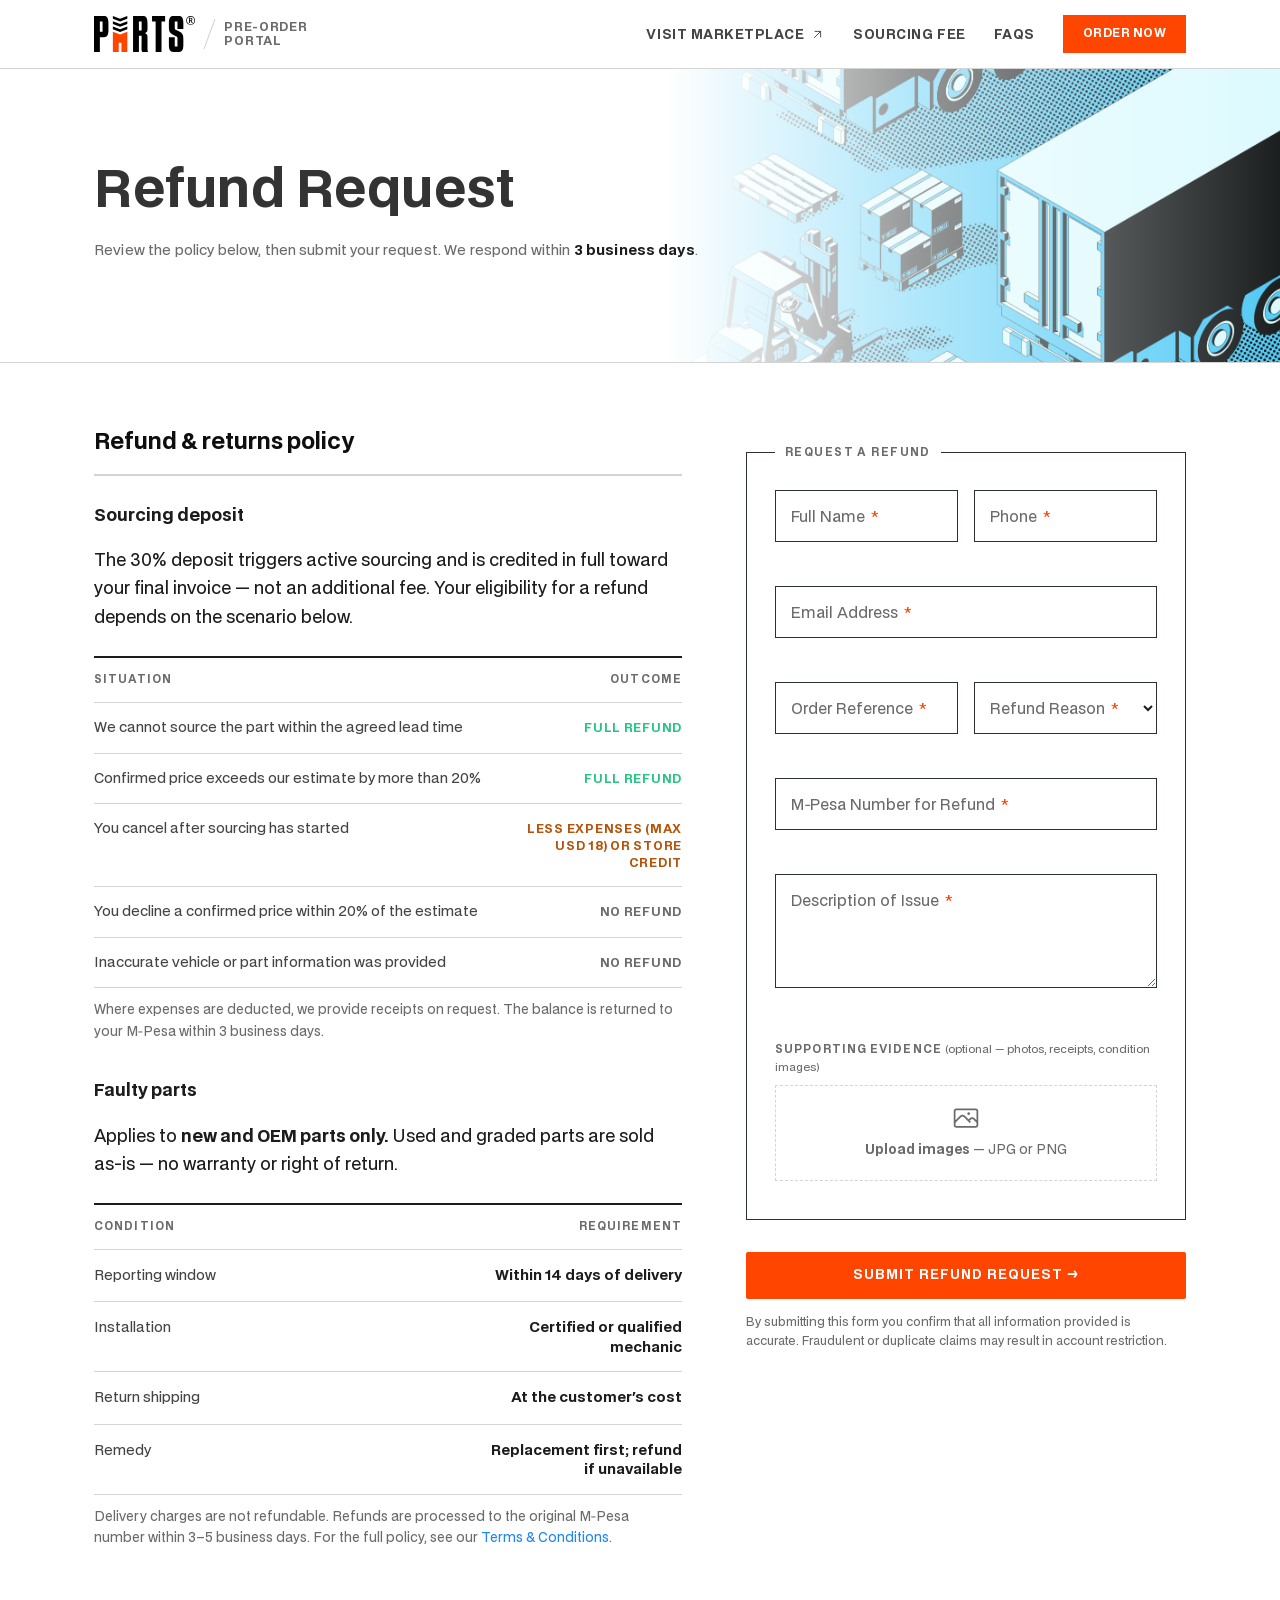
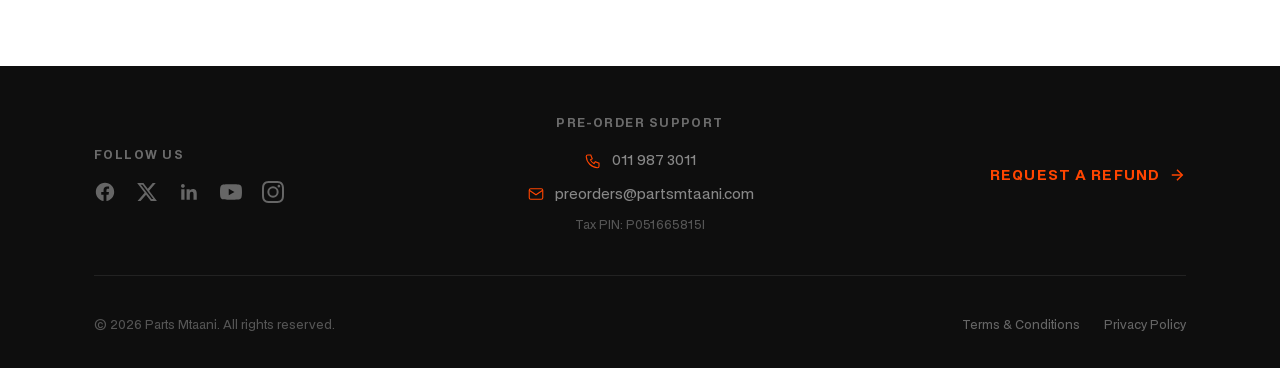
<file: refunds/index.html>
<!DOCTYPE html>
<html lang="en">
<head>
  <meta charset="utf-8">
  <meta name="viewport" content="width=device-width, initial-scale=1, shrink-to-fit=no">
  <meta name="description" content="Submit a refund request or review Parts Mtaani's refund and returns policy.">
  <meta property="og:title" content="Refunds | Parts Mtaani">
  <title>Refunds | Parts Mtaani</title>
  <link rel="stylesheet" href="/assets/css/uikit.min.css">
  <link rel="preconnect" href="https://fonts.googleapis.com">
  <link rel="preconnect" href="https://fonts.gstatic.com" crossorigin>
  <link href="https://fonts.googleapis.com/css2?family=Outfit:wght@600;700;800&family=Inter:opsz,wght@14..32,400;14..32,500;14..32,600&display=swap" rel="stylesheet">
  <link rel="stylesheet" href="/assets/css/styles.css">
  <link rel="icon" href="/favicon.svg">
  <style>
    .page-hero::before { background-image: url('/assets/img/refunds-bg.jpg'); }
  </style>
</head>
<body>

<nav class="nav">
  <div class="nav-inner">
    <a class="logo" href="/">
      <img class="logo-img" src="/assets/img/logo.svg" alt="Parts Mtaani" onerror="this.style.display='none'">
      <span class="logo-slash"></span>
      <span class="logo-sub">pre-order<br>portal</span>
    </a>
    <ul class="nav-links" id="nav-links">
      <li><a href="https://prelaunch.partsmtaani.com" target="_blank" rel="noopener">Visit Marketplace<svg viewBox="0 0 24 24" fill="none" stroke="currentColor" stroke-width="1.75" stroke-linecap="round" stroke-linejoin="round"><path stroke="none" d="M0 0h24v24H0z" fill="none"/><line x1="17" y1="7" x2="7" y2="17"/><polyline points="8 7 17 7 17 16"/></svg></a></li>
      <li><a href="/#sourcing-fee">Sourcing Fee</a></li>
      <li><a href="/#faq">FAQs</a></li>
      <li><a href="/#order-form" class="btn-nav">Order Now</a></li>
    </ul>
    <button class="nav-hamburger" id="nav-hamburger" aria-label="Menu">
      <svg class="hamburger-icon" width="20" height="20" viewBox="0 0 24 24" fill="none" stroke="currentColor" stroke-width="2" stroke-linecap="round" stroke-linejoin="round"><path d="M3.75 6.75h16.5M3.75 12h16.5m-16.5 5.25h16.5"/></svg>
      <svg class="close-icon" width="20" height="20" viewBox="0 0 24 24" fill="none" stroke="currentColor" stroke-width="2" stroke-linecap="round" stroke-linejoin="round" style="display:none;"><path d="M18 6L6 18M6 6l12 12"/></svg>
    </button>
  </div>
</nav>

<div class="page-hero">
  <div class="wrap">
    <h1>Refund Request</h1>
    <p class="meta">Review the policy below, then submit your request. We respond within <strong>3 business days</strong>.</p>
  </div>
</div>

<div class="wrap">
  <div class="page-body refund-page-body">
    <div class="refund-layout">

      <!-- Left column: Policy -->
      <div class="refund-policy-plain">
        <h3 class="refund-section-title" style="text-transform:none;letter-spacing:0;">Refund &amp; returns policy</h3>

        <div class="policy-block">
          <h4 class="policy-heading" style="text-transform:none;letter-spacing:0;font-size:17px;">Sourcing deposit</h4>
          <p>The 30% deposit triggers active sourcing and is credited in full toward your final invoice — not an additional fee. Your eligibility for a refund depends on the scenario below.</p>

          <!-- Enterprise ruled scenario list -->
          <div style="margin:24px 0 0;">

            <div style="display:flex;justify-content:space-between;align-items:baseline;gap:24px;padding:13px 0;border-top:2px solid var(--ink);">
              <span style="font-size:11px;font-weight:700;letter-spacing:0.1em;text-transform:uppercase;color:var(--muted);">Situation</span>
              <span style="font-size:11px;font-weight:700;letter-spacing:0.1em;text-transform:uppercase;color:var(--muted);flex-shrink:0;">Outcome</span>
            </div>

            <div style="display:flex;justify-content:space-between;align-items:baseline;gap:24px;padding:14px 0;border-top:1px solid var(--line);">
              <span style="font-size:14px;color:var(--mid);line-height:1.55;">We cannot source the part within the agreed lead time</span>
              <span style="font-size:12px;font-weight:700;letter-spacing:0.06em;text-transform:uppercase;color:var(--success);flex-shrink:0;">Full refund</span>
            </div>

            <div style="display:flex;justify-content:space-between;align-items:baseline;gap:24px;padding:14px 0;border-top:1px solid var(--line);">
              <span style="font-size:14px;color:var(--mid);line-height:1.55;">Confirmed price exceeds our estimate by more than 20%</span>
              <span style="font-size:12px;font-weight:700;letter-spacing:0.06em;text-transform:uppercase;color:var(--success);flex-shrink:0;">Full refund</span>
            </div>

            <div style="display:flex;justify-content:space-between;align-items:baseline;gap:24px;padding:14px 0;border-top:1px solid var(--line);">
              <span style="font-size:14px;color:var(--mid);line-height:1.55;">You cancel after sourcing has started</span>
              <span style="font-size:12px;font-weight:700;letter-spacing:0.06em;text-transform:uppercase;color:#b45309;flex-shrink:0;text-align:right;max-width:160px;line-height:1.4;">Less expenses (max USD 18) or store credit</span>
            </div>

            <div style="display:flex;justify-content:space-between;align-items:baseline;gap:24px;padding:14px 0;border-top:1px solid var(--line);">
              <span style="font-size:14px;color:var(--mid);line-height:1.55;">You decline a confirmed price within 20% of the estimate</span>
              <span style="font-size:12px;font-weight:700;letter-spacing:0.06em;text-transform:uppercase;color:var(--muted);flex-shrink:0;">No refund</span>
            </div>

            <div style="display:flex;justify-content:space-between;align-items:baseline;gap:24px;padding:14px 0;border-top:1px solid var(--line);border-bottom:1px solid var(--line);">
              <span style="font-size:14px;color:var(--mid);line-height:1.55;">Inaccurate vehicle or part information was provided</span>
              <span style="font-size:12px;font-weight:700;letter-spacing:0.06em;text-transform:uppercase;color:var(--muted);flex-shrink:0;">No refund</span>
            </div>

          </div>

          <p class="note">Where expenses are deducted, we provide receipts on request. The balance is returned to your M‑Pesa within 3 business days.</p>
        </div>

        <div class="policy-block">
          <h4 class="policy-heading" style="text-transform:none;letter-spacing:0;font-size:17px;">Faulty parts</h4>
          <p>Applies to <strong>new and OEM parts only.</strong> Used and graded parts are sold as-is — no warranty or right of return.</p>

          <!-- Enterprise ruled conditions list -->
          <div style="margin:24px 0 0;">

            <div style="display:flex;justify-content:space-between;align-items:baseline;gap:24px;padding:13px 0;border-top:2px solid var(--ink);">
              <span style="font-size:11px;font-weight:700;letter-spacing:0.1em;text-transform:uppercase;color:var(--muted);">Condition</span>
              <span style="font-size:11px;font-weight:700;letter-spacing:0.1em;text-transform:uppercase;color:var(--muted);flex-shrink:0;">Requirement</span>
            </div>

            <div style="display:flex;justify-content:space-between;align-items:baseline;gap:24px;padding:14px 0;border-top:1px solid var(--line);">
              <span style="font-size:14px;color:var(--mid);">Reporting window</span>
              <span style="font-size:14px;font-weight:700;color:var(--ink);flex-shrink:0;">Within 14 days of delivery</span>
            </div>

            <div style="display:flex;justify-content:space-between;align-items:baseline;gap:24px;padding:14px 0;border-top:1px solid var(--line);">
              <span style="font-size:14px;color:var(--mid);">Installation</span>
              <span style="font-size:14px;font-weight:700;color:var(--ink);flex-shrink:0;text-align:right;max-width:200px;line-height:1.4;">Certified or qualified mechanic</span>
            </div>

            <div style="display:flex;justify-content:space-between;align-items:baseline;gap:24px;padding:14px 0;border-top:1px solid var(--line);">
              <span style="font-size:14px;color:var(--mid);">Return shipping</span>
              <span style="font-size:14px;font-weight:700;color:var(--ink);flex-shrink:0;">At the customer's cost</span>
            </div>

            <div style="display:flex;justify-content:space-between;align-items:baseline;gap:24px;padding:14px 0;border-top:1px solid var(--line);border-bottom:1px solid var(--line);">
              <span style="font-size:14px;color:var(--mid);">Remedy</span>
              <span style="font-size:14px;font-weight:700;color:var(--ink);flex-shrink:0;text-align:right;max-width:200px;line-height:1.4;">Replacement first; refund if unavailable</span>
            </div>

          </div>

          <p class="note">Delivery charges are not refundable. Refunds are processed to the original M‑Pesa number within 3–5 business days. For the full policy, see our <a href="/terms/">Terms &amp; Conditions</a>.</p>
        </div>
      </div>

      <!-- Right column: Single-fieldset refund form -->
      <div class="refund-form-wrap">
        <div id="refund-success" class="refund-success-msg"><strong>Request submitted.</strong> We'll review and respond within 3 business days.</div>
        <form id="refund-form" action="https://formspree.io/f/YOUR_REFUND_FORM_ID" method="POST">
          <input type="hidden" name="_subject" value="Refund Request">

          <fieldset class="form-fieldset">
            <legend class="form-legend">Request a Refund</legend>

            <!-- Row 1: Name + Phone -->
            <div class="field-2">
              <div class="field float-field">
                <input type="text" name="full_name" id="refund_name" placeholder=" " required>
                <label for="refund_name">Full Name <span class="req">*</span></label>
                <div class="field-error" data-for="refund_name"></div>
              </div>
              <div class="field float-field">
                <input type="tel" name="phone" id="refund_phone" placeholder=" " required data-validate="phone">
                <label for="refund_phone">Phone <span class="req">*</span></label>
                <div class="field-error" data-for="refund_phone"></div>
              </div>
            </div>

            <!-- Row 2: Email (full width) -->
            <div class="field float-field">
              <input type="email" name="email" id="refund_email" placeholder=" " required>
              <label for="refund_email">Email Address <span class="req">*</span></label>
              <div class="field-error" data-for="refund_email"></div>
            </div>

            <!-- Row 3: Order ref + Reason -->
            <div class="field-2">
              <div class="field float-field">
                <input type="text" name="order_reference" id="order_ref" placeholder=" " required>
                <label for="order_ref">Order Reference <span class="req">*</span></label>
                <div class="field-error" data-for="order_ref"></div>
              </div>
              <div class="field float-field">
                <select name="refund_type" id="refund_type" required>
                  <option value=""></option>
                  <option>Part Not Found Within Lead Time</option>
                  <option>Confirmed Price Exceeded Estimate by More Than 20%</option>
                  <option>Cancellation — Change of Mind</option>
                  <option>Faulty Part (New / OEM Only)</option>
                  <option>Other</option>
                </select>
                <label for="refund_type">Refund Reason <span class="req">*</span></label>
              </div>
            </div>

            <!-- Row 4: M-Pesa (full width) -->
            <div class="field float-field">
              <input type="tel" name="mpesa_number" id="mpesa_num" placeholder=" " required>
              <label for="mpesa_num">M‑Pesa Number for Refund <span class="req">*</span></label>
              <div class="field-error" data-for="mpesa_num"></div>
            </div>

            <!-- Row 5: Description -->
            <div class="field float-field">
              <textarea name="description" id="desc" rows="4" placeholder=" " required></textarea>
              <label for="desc">Description of Issue <span class="req">*</span></label>
              <div class="field-error" data-for="desc"></div>
            </div>

            <!-- Row 6: Supporting evidence image upload -->
            <div class="field" style="margin-bottom:0;">
              <label style="font-size:11px;font-weight:700;letter-spacing:0.1em;text-transform:uppercase;color:var(--muted);display:block;margin-bottom:8px;">Supporting Evidence <span style="font-weight:500;text-transform:none;letter-spacing:0;font-size:11px;">(optional — photos, receipts, condition images)</span></label>
              <div class="image-upload-zone" id="refund-upload-zone" onclick="document.getElementById('refund-file-input').click()">
                <svg viewBox="0 0 24 24" fill="none" stroke="currentColor" stroke-width="1.5"><path d="m2.25 15.75 5.159-5.159a2.25 2.25 0 0 1 3.182 0l5.159 5.159m-1.5-1.5 1.409-1.409a2.25 2.25 0 0 1 3.182 0l2.909 2.909m-18 3.75h16.5a1.5 1.5 0 0 0 1.5-1.5V6a1.5 1.5 0 0 0-1.5-1.5H3.75A1.5 1.5 0 0 0 2.25 6v12a1.5 1.5 0 0 0 1.5 1.5Zm10.5-11.25h.008v.008h-.008V8.25Zm.375 0a.375.375 0 1 1-.75 0 .375.375 0 0 1 .75 0Z"/></svg>
                <p><strong>Upload images</strong> — JPG or PNG</p>
                <input type="file" id="refund-file-input" accept="image/*" multiple style="display:none" onchange="handleRefundImageUpload(this)">
              </div>
              <div class="image-preview-row" id="refund-image-preview"></div>
            </div>
          </fieldset>

          <button type="submit" class="submit-btn" id="submit-btn">Submit Refund Request →</button>
          <p class="form-note">By submitting this form you confirm that all information provided is accurate. Fraudulent or duplicate claims may result in account restriction.</p>
        </form>
      </div>

    </div>
  </div>
</div>

<footer>
  <div class="footer-centered">
    <div class="footer-top-row">
      <div class="footer-social-left">
        <div class="footer-social-label">Follow Us</div>
        <div class="social-icons">
          <a href="https://facebook.com/partsmtaani" target="_blank" rel="noopener" aria-label="Facebook"><svg viewBox="0 0 24 24" fill="currentColor"><path d="M12 2C6.477 2 2 6.477 2 12c0 4.991 3.657 9.128 8.438 9.879V14.89h-2.54V12h2.54V9.797c0-2.506 1.492-3.89 3.777-3.89 1.094 0 2.238.195 2.238.195v2.46h-1.26c-1.243 0-1.63.771-1.63 1.562V12h2.773l-.443 2.89h-2.33v6.989C18.343 21.129 22 16.99 22 12c0-5.523-4.477-10-10-10z"/></svg></a>
          <a href="https://x.com/partsmtaani" target="_blank" rel="noopener" aria-label="X"><svg viewBox="0 0 24 24" fill="currentColor"><path d="M18.244 2.25h3.308l-7.227 8.26 8.502 11.24H16.17l-5.214-6.817L4.99 21.75H1.68l7.73-8.835L1.254 2.25H8.08l4.713 6.231zm-1.161 17.52h1.833L7.084 4.126H5.117z"/></svg></a>
          <a href="https://linkedin.com/company/partsmtaani" target="_blank" rel="noopener" aria-label="LinkedIn"><svg viewBox="0 0 24 24" fill="currentColor"><path d="M20.447 20.452h-3.554v-5.569c0-1.328-.027-3.037-1.852-3.037-1.853 0-2.136 1.445-2.136 2.939v5.667H9.351V9h3.414v1.561h.046c.477-.9 1.637-1.85 3.37-1.85 3.601 0 4.267 2.37 4.267 5.455v6.286zM5.337 7.433c-1.144 0-2.063-.926-2.063-2.065 0-1.138.92-2.063 2.063-2.063 1.14 0 2.064.925 2.064 2.063 0 1.139-.925 2.065-2.064 2.065zm1.782 13.019H3.555V9h3.564v11.452z"/></svg></a>
          <a href="https://youtube.com/@partsmtaani" target="_blank" rel="noopener" aria-label="YouTube"><svg viewBox="0 0 24 24" fill="currentColor"><path d="M23.498 6.186a3.016 3.016 0 0 0-2.122-2.136C19.505 3.545 12 3.545 12 3.545s-7.505 0-9.377.505A3.017 3.017 0 0 0 .502 6.186C0 8.07 0 12 0 12s0 3.93.502 5.814a3.016 3.016 0 0 0 2.122 2.136c1.871.505 9.376.505 9.376.505s7.505 0 9.377-.505a3.015 3.015 0 0 0 2.122-2.136C24 15.93 24 12 24 12s0-3.93-.502-5.814zM9.545 15.568V8.432L15.818 12l-6.273 3.568z"/></svg></a>
          <a href="https://instagram.com/partsmtaani" target="_blank" rel="noopener" aria-label="Instagram"><svg viewBox="0 0 24 24" fill="currentColor"><path d="M12 2.163c3.204 0 3.584.012 4.85.07 3.252.148 4.771 1.691 4.919 4.919.058 1.265.069 1.645.069 4.849 0 3.205-.012 3.584-.069 4.849-.149 3.225-1.664 4.771-4.919 4.919-1.266.058-1.644.07-4.85.07-3.204 0-3.584-.012-4.849-.07-3.26-.149-4.771-1.699-4.919-4.92-.058-1.265-.07-1.644-.07-4.849 0-3.204.013-3.583.07-4.849.149-3.227 1.664-4.771 4.919-4.919 1.266-.057 1.645-.069 4.849-.069zm0-2.163c-3.259 0-3.667.014-4.947.072-4.358.2-6.78 2.618-6.98 6.98-.059 1.281-.073 1.689-.073 4.948 0 3.259.014 3.668.072 4.948.2 4.358 2.618 6.78 6.98 6.98 1.281.058 1.689.072 4.948.072 3.259 0 3.668-.014 4.948-.072 4.354-.2 6.782-2.618 6.979-6.98.059-1.28.073-1.689.073-4.948 0-3.259-.014-3.667-.072-4.947-.196-4.354-2.617-6.78-6.979-6.98-1.281-.059-1.69-.073-4.949-.073zM12 5.838a6.162 6.162 0 1 0 0 12.324 6.162 6.162 0 0 0 0-12.324zM12 16a4 4 0 1 1 0-8 4 4 0 0 1 0 8zm6.406-11.845a1.44 1.44 0 1 0 0 2.881 1.44 1.44 0 0 0 0-2.881z"/></svg></a>
        </div>
      </div>
      <div class="footer-contact-center">
        <div class="contact-label">Pre-Order Support</div>
        <div class="contact-item">
          <svg viewBox="0 0 24 24" fill="none" stroke="currentColor" stroke-width="1.75"><path d="M5 4h4l2 5l-2.5 1.5a11 11 0 0 0 5 5l1.5 -2.5l5 2v4a2 2 0 0 1 -2 2a16 16 0 0 1 -15 -15a2 2 0 0 1 2 -2"/></svg>
          <a href="tel:+254119873011">011 987 3011</a>
        </div>
        <div class="contact-item">
          <svg viewBox="0 0 24 24" fill="none" stroke="currentColor" stroke-width="1.75"><rect x="3" y="5" width="18" height="14" rx="2"/><polyline points="3 7 12 13 21 7"/></svg>
          <a href="mailto:preorders@partsmtaani.com">preorders@partsmtaani.com</a>
        </div>
        <div class="tax-pin">Tax PIN: P051665815I</div>
      </div>
      <div class="footer-refund-right">
        <div class="refund-link">
          <a href="/refunds/">Request a refund
            <svg viewBox="0 0 24 24" fill="none" stroke="currentColor" stroke-width="1.75"><line x1="5" y1="12" x2="19" y2="12"/><polyline points="12 5 19 12 12 19"/></svg>
          </a>
        </div>
      </div>
    </div>
    <div class="footer-bottom-row">
      <div class="copyright">&copy; 2026 Parts Mtaani. All rights reserved.</div>
      <nav class="footer-legal-links">
        <a href="/terms/">Terms &amp; Conditions</a>
        <a href="/privacy/">Privacy Policy</a>
      </nav>
    </div>
  </div>
</footer>

<script src="/assets/js/uikit.min.js"></script>
<script src="/assets/js/uikit-icons.min.js"></script>
<script src="/assets/js/scripts.js"></script>
</body>
</html>
</file>
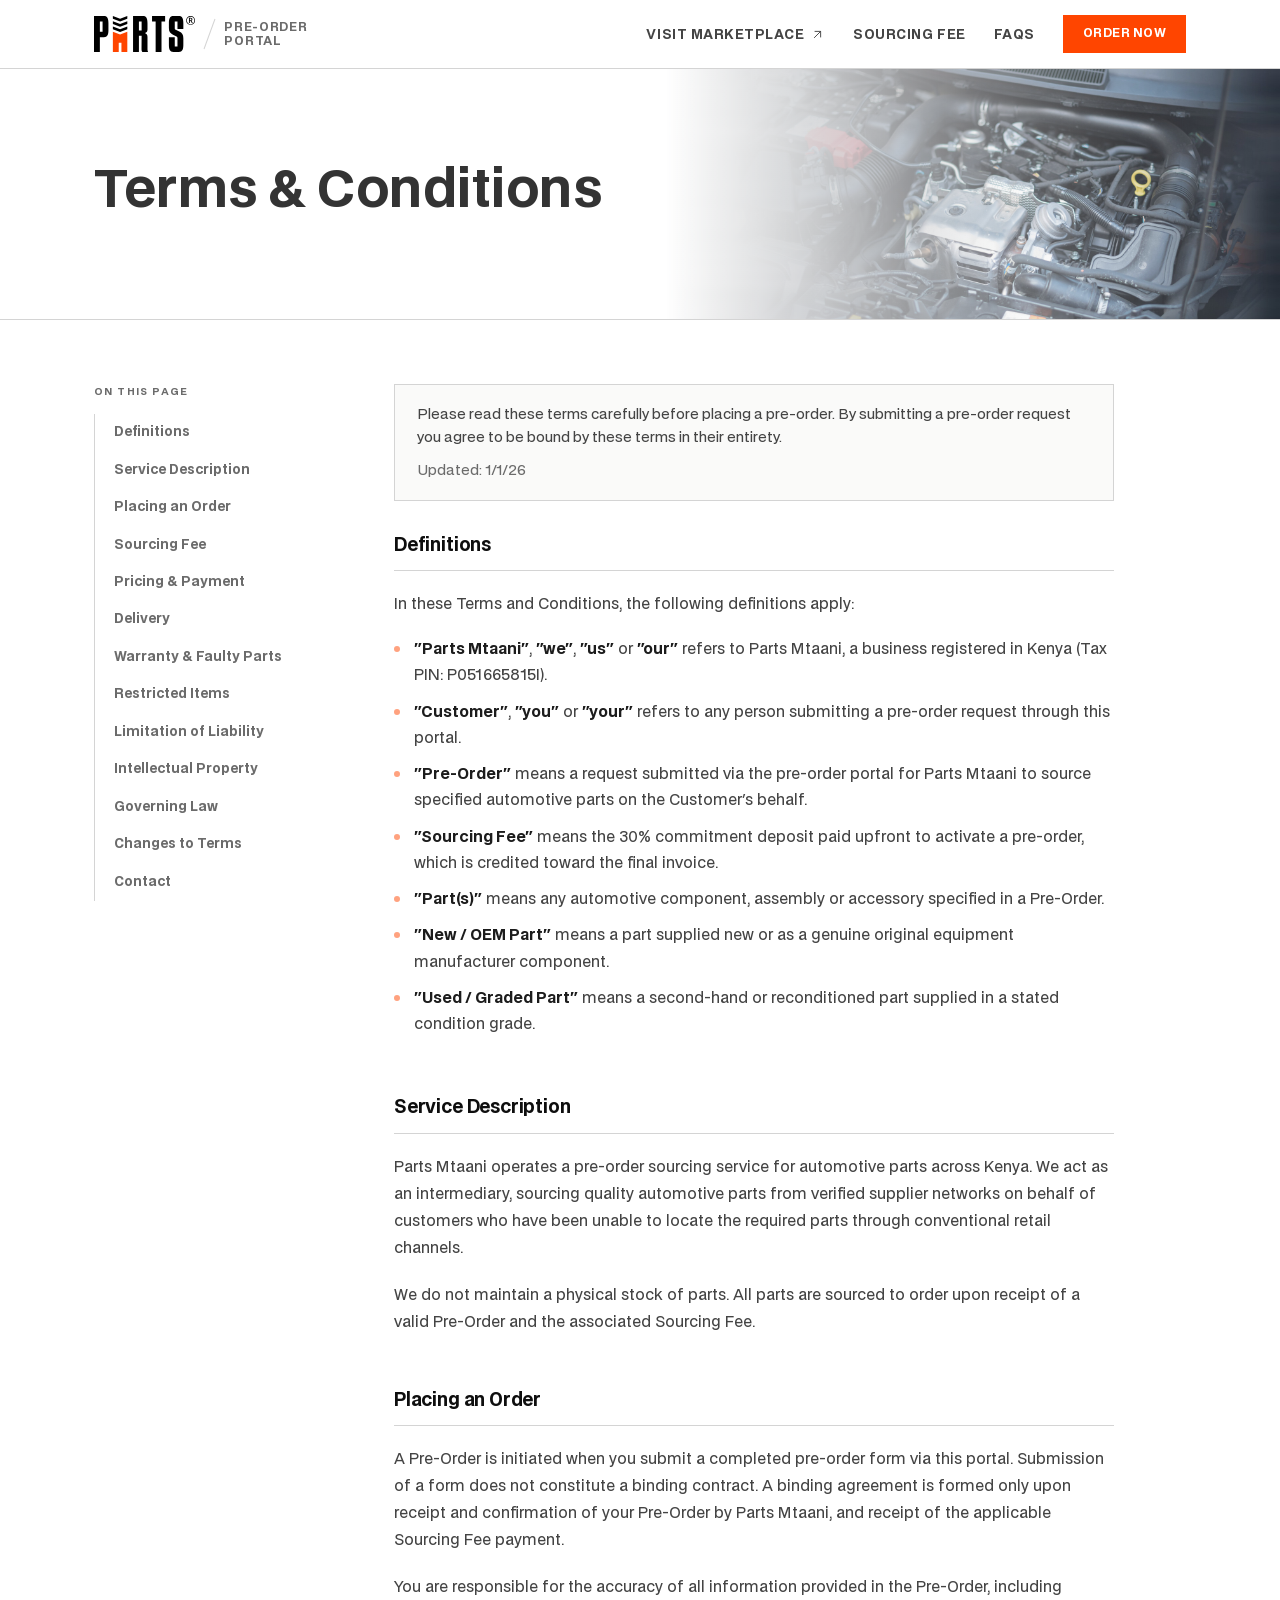
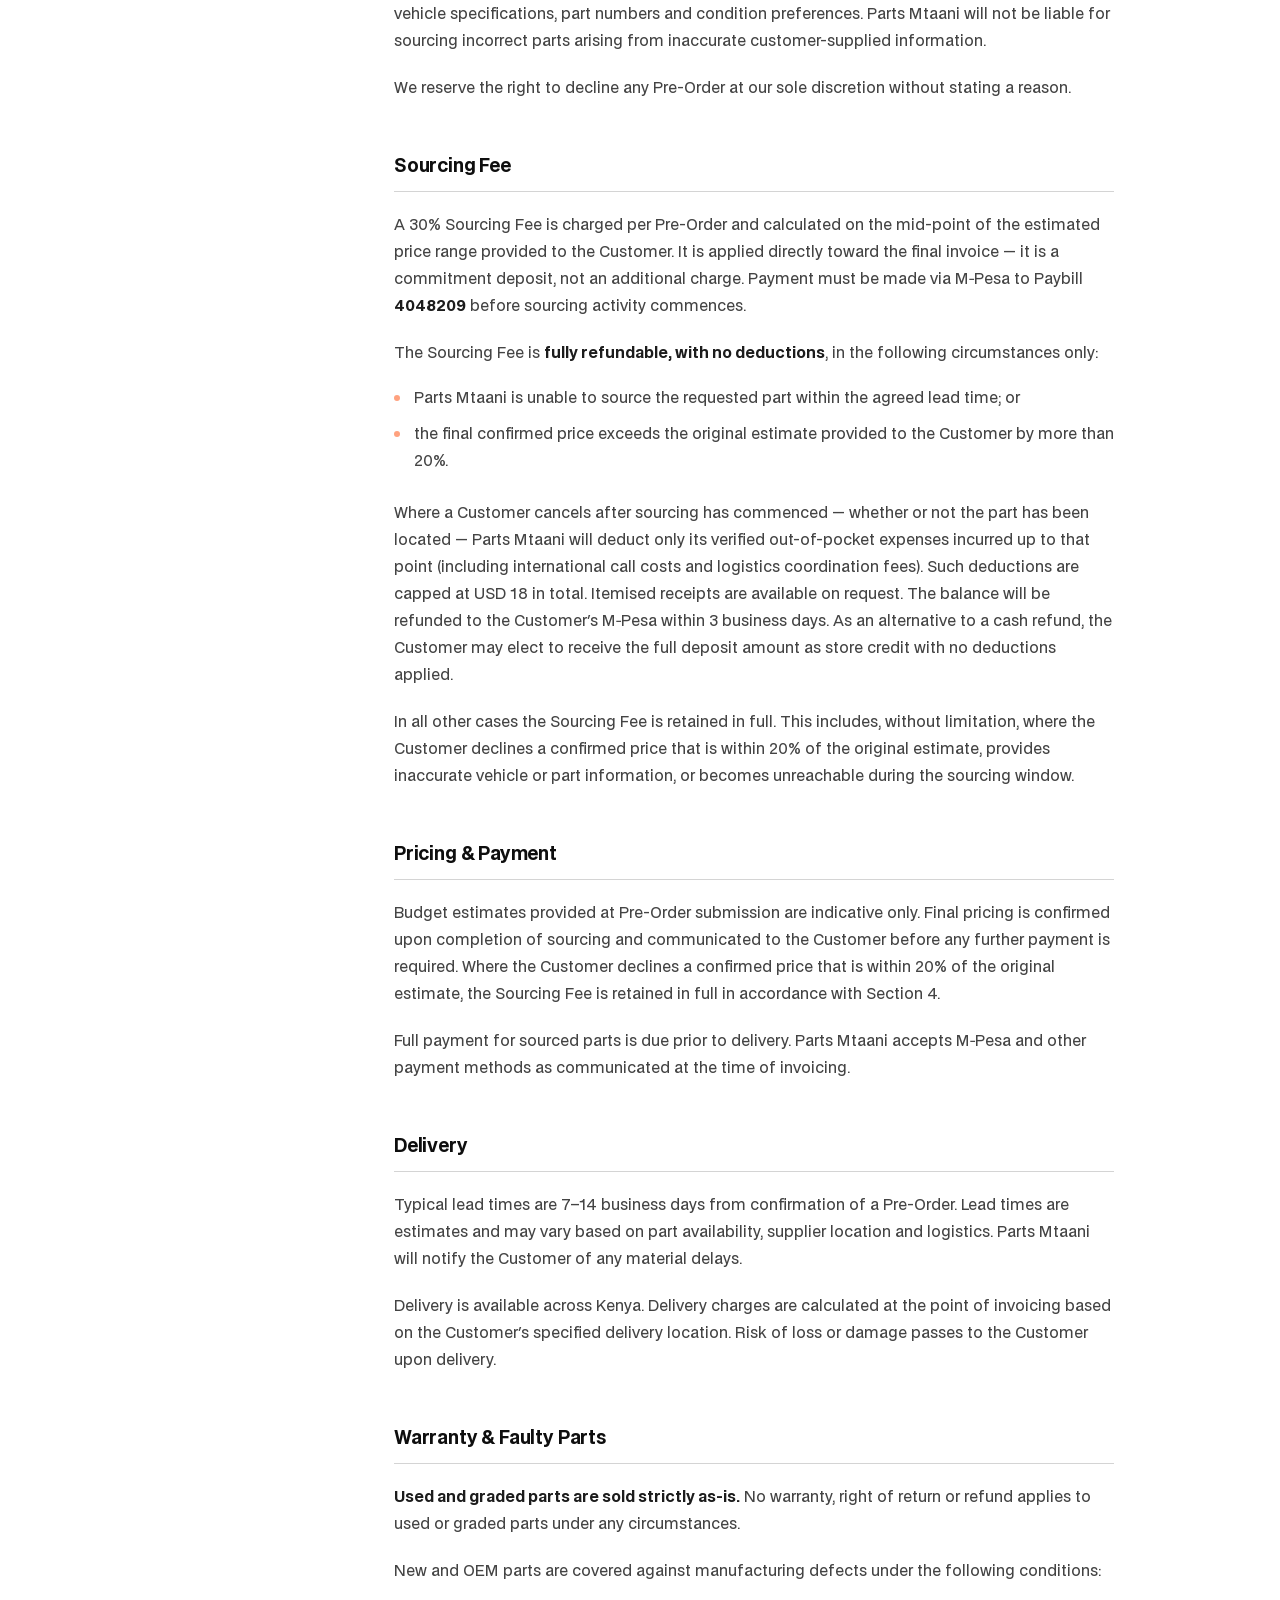
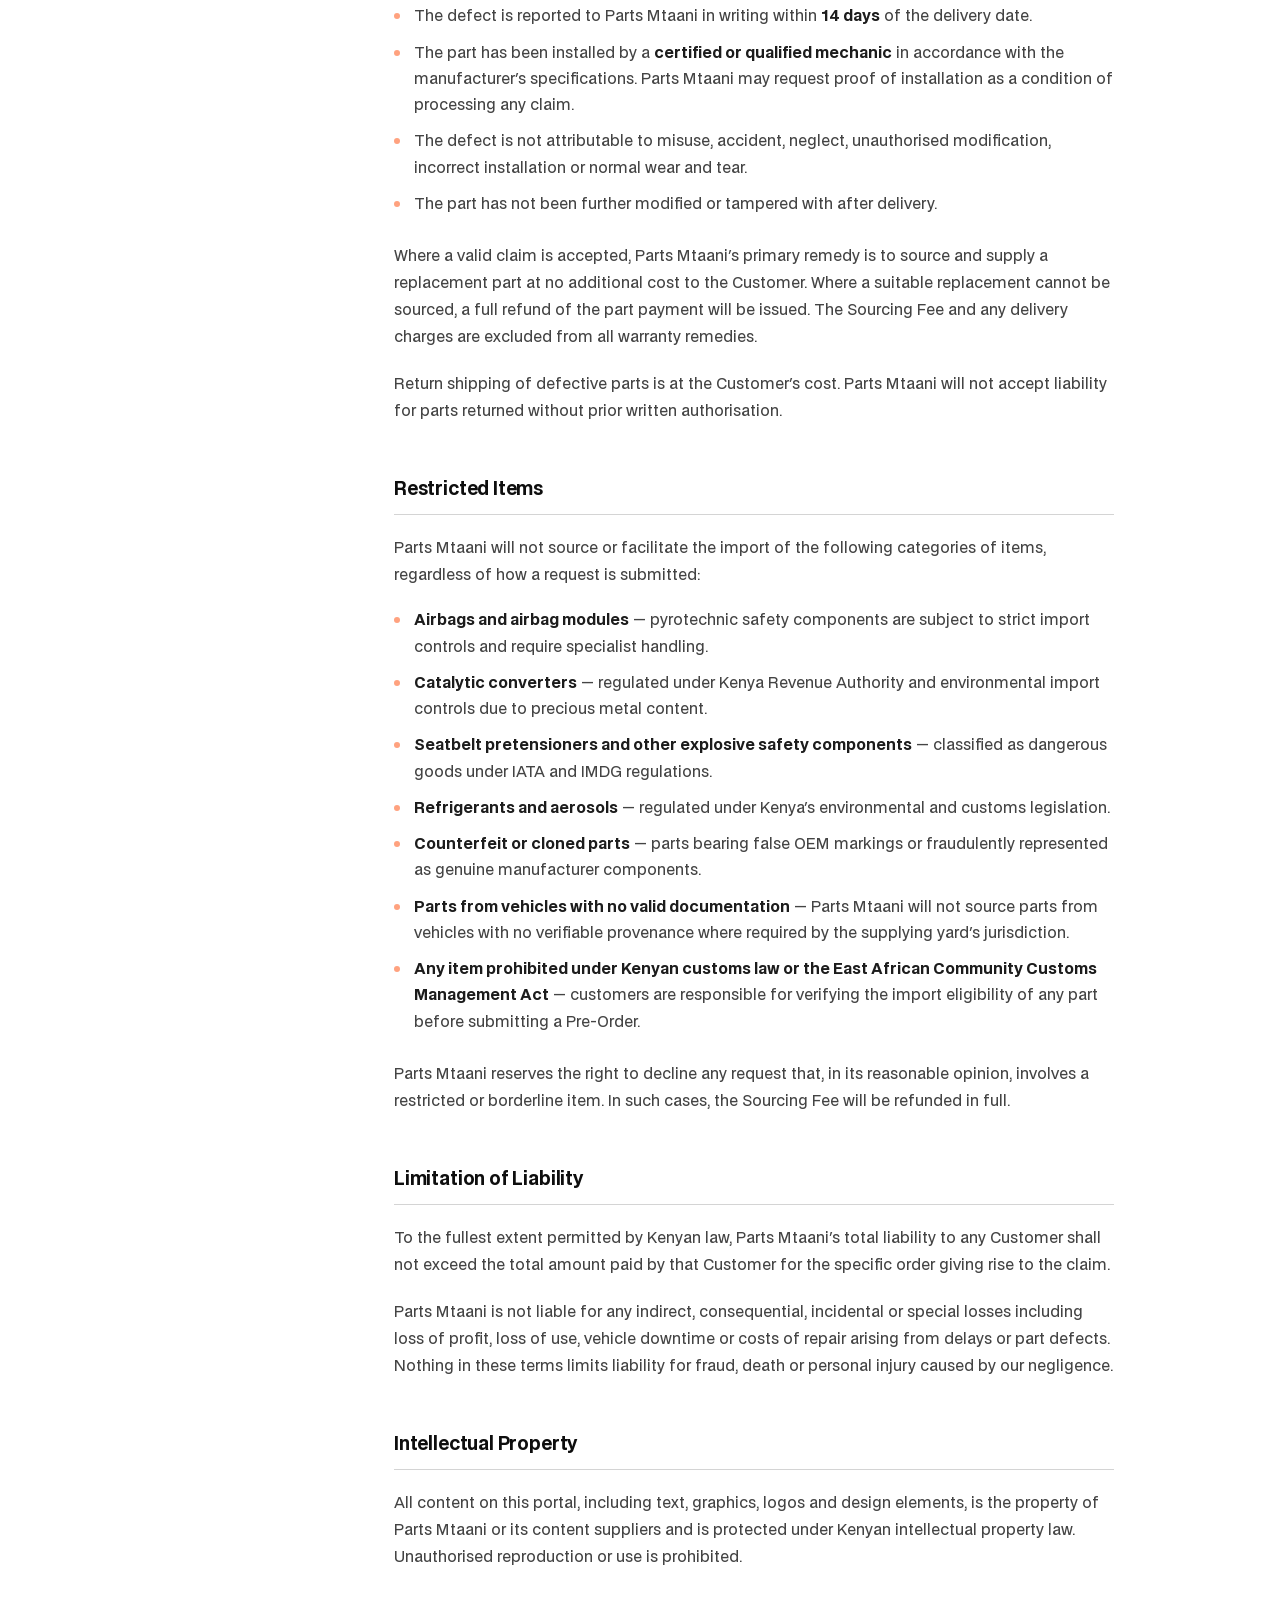
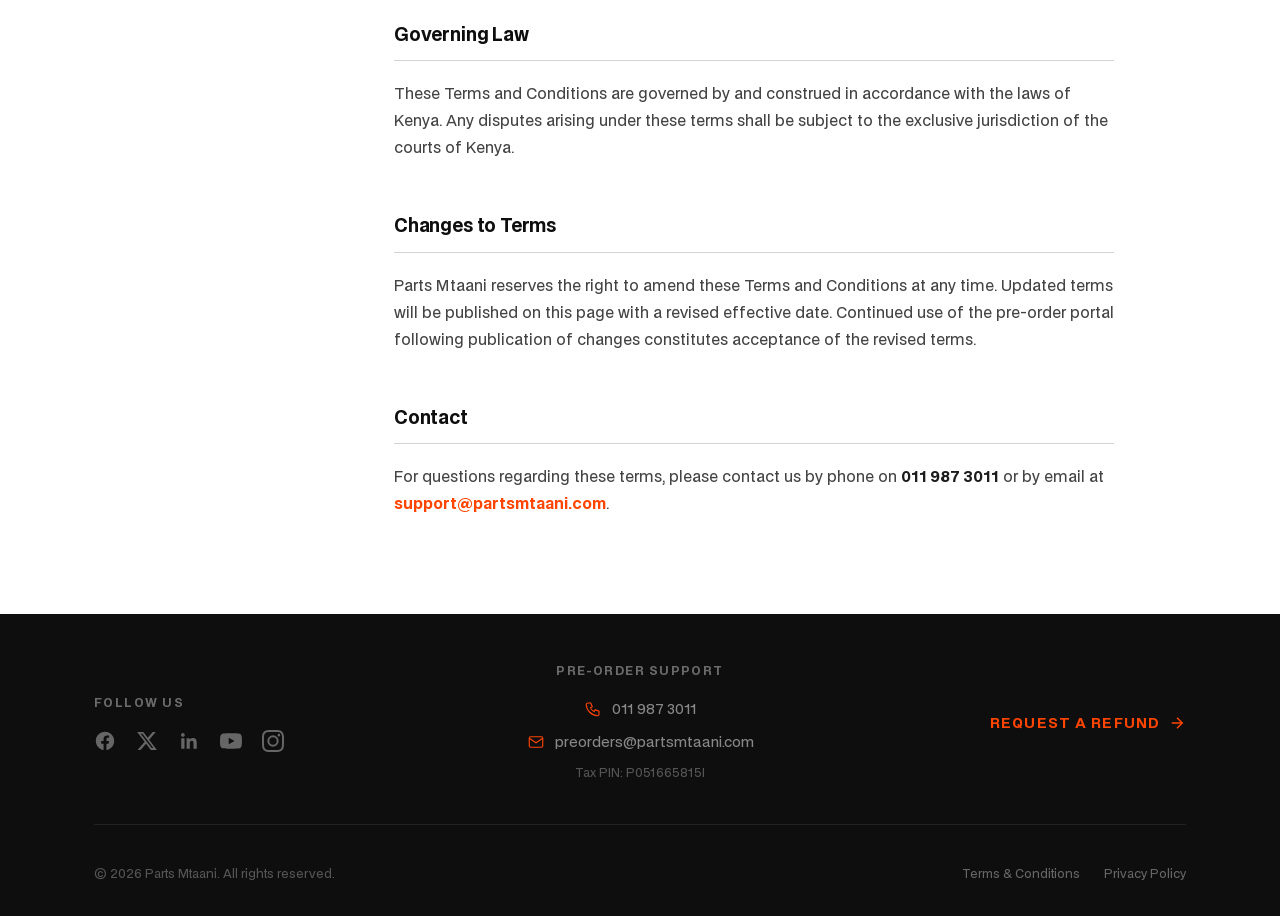
<file: terms/index.html>
<!DOCTYPE html>
<html lang="en">
<head>
  <meta charset="utf-8">
  <meta name="viewport" content="width=device-width, initial-scale=1, shrink-to-fit=no">
  <meta name="description" content="Terms and conditions governing the use of Parts Mtaani's pre-order sourcing service.">
  <meta name="robots" content="noindex, nofollow, noarchive">
  <meta property="og:title" content="Terms &amp; Conditions | Parts Mtaani">
  <title>Terms &amp; Conditions | Parts Mtaani</title>
  <link rel="stylesheet" href="/assets/css/uikit.min.css">
  <link rel="preconnect" href="https://fonts.googleapis.com">
  <link rel="preconnect" href="https://fonts.gstatic.com" crossorigin>
  <link href="https://fonts.googleapis.com/css2?family=Outfit:wght@600;700;800&family=Inter:opsz,wght@14..32,400;14..32,500;14..32,600&display=swap" rel="stylesheet">
  <link rel="stylesheet" href="/assets/css/styles.css">
  <link rel="icon" href="/favicon.svg">
  <style>
    .page-hero::before { background-image: url('/assets/img/terms-bg.jpg'); }
  </style>
</head>
<body>

<nav class="nav">
  <div class="nav-inner">
    <a class="logo" href="/">
      <img class="logo-img" src="/assets/img/logo.svg" alt="Parts Mtaani" onerror="this.style.display='none'">
      <span class="logo-slash"></span>
      <span class="logo-sub">pre-order<br>portal</span>
    </a>
    <ul class="nav-links" id="nav-links">
      <li><a href="https://prelaunch.partsmtaani.com" target="_blank" rel="noopener">Visit Marketplace<svg viewBox="0 0 24 24" fill="none" stroke="currentColor" stroke-width="1.75" stroke-linecap="round" stroke-linejoin="round"><path stroke="none" d="M0 0h24v24H0z" fill="none"/><line x1="17" y1="7" x2="7" y2="17"/><polyline points="8 7 17 7 17 16"/></svg></a></li>
      <li><a href="/#sourcing-fee">Sourcing Fee</a></li>
      <li><a href="/#faq">FAQs</a></li>
      <li><a href="/#order-form" class="btn-nav">Order Now</a></li>
    </ul>
    <button class="nav-hamburger" id="nav-hamburger" aria-label="Menu">
      <svg class="hamburger-icon" width="20" height="20" viewBox="0 0 24 24" fill="none" stroke="currentColor" stroke-width="2" stroke-linecap="round" stroke-linejoin="round"><path d="M3.75 6.75h16.5M3.75 12h16.5m-16.5 5.25h16.5"/></svg>
      <svg class="close-icon" width="20" height="20" viewBox="0 0 24 24" fill="none" stroke="currentColor" stroke-width="2" stroke-linecap="round" stroke-linejoin="round" style="display:none;"><path d="M18 6L6 18M6 6l12 12"/></svg>
    </button>
  </div>
</nav>

<div class="page-hero">
  <div class="wrap">
    <h1>Terms &amp; Conditions</h1>
  </div>
</div>

<div class="wrap">
  <div class="doc-layout">
    <aside class="doc-nav">
      <div class="doc-nav-label">On this page</div>
      <ul>
        <li><a href="#s1">Definitions</a></li>
        <li><a href="#s2">Service Description</a></li>
        <li><a href="#s3">Placing an Order</a></li>
        <li><a href="#s4">Sourcing Fee</a></li>
        <li><a href="#s5">Pricing &amp; Payment</a></li>
        <li><a href="#s6">Delivery</a></li>
        <li><a href="#s7">Warranty &amp; Faulty Parts</a></li>
        <li><a href="#s8">Restricted Items</a></li>
        <li><a href="#s9">Limitation of Liability</a></li>
        <li><a href="#s10">Intellectual Property</a></li>
        <li><a href="#s11">Governing Law</a></li>
        <li><a href="#s12">Changes to Terms</a></li>
        <li><a href="#s13">Contact</a></li>
      </ul>
    </aside>
    <div class="doc-body">
      <div class="notice-box">
        <p>Please read these terms carefully before placing a pre-order. By submitting a pre-order request you agree to be bound by these terms in their entirety.</p>
        <p class="notice-meta">Updated: 1/1/26</p>
      </div>

      <div class="doc-section" id="s1">
        <h4>Definitions</h4>
        <p>In these Terms and Conditions, the following definitions apply:</p>
        <ul>
          <li><strong>"Parts Mtaani"</strong>, <strong>"we"</strong>, <strong>"us"</strong> or <strong>"our"</strong> refers to Parts Mtaani, a business registered in Kenya (Tax PIN: P051665815I).</li>
          <li><strong>"Customer"</strong>, <strong>"you"</strong> or <strong>"your"</strong> refers to any person submitting a pre-order request through this portal.</li>
          <li><strong>"Pre-Order"</strong> means a request submitted via the pre-order portal for Parts Mtaani to source specified automotive parts on the Customer's behalf.</li>
          <li><strong>"Sourcing Fee"</strong> means the 30% commitment deposit paid upfront to activate a pre-order, which is credited toward the final invoice.</li>
          <li><strong>"Part(s)"</strong> means any automotive component, assembly or accessory specified in a Pre-Order.</li>
          <li><strong>"New / OEM Part"</strong> means a part supplied new or as a genuine original equipment manufacturer component.</li>
          <li><strong>"Used / Graded Part"</strong> means a second-hand or reconditioned part supplied in a stated condition grade.</li>
        </ul>
      </div>

      <div class="doc-section" id="s2">
        <h4>Service Description</h4>
        <p>Parts Mtaani operates a pre-order sourcing service for automotive parts across Kenya. We act as an intermediary, sourcing quality automotive parts from verified supplier networks on behalf of customers who have been unable to locate the required parts through conventional retail channels.</p>
        <p>We do not maintain a physical stock of parts. All parts are sourced to order upon receipt of a valid Pre-Order and the associated Sourcing Fee.</p>
      </div>

      <div class="doc-section" id="s3">
        <h4>Placing an Order</h4>
        <p>A Pre-Order is initiated when you submit a completed pre-order form via this portal. Submission of a form does not constitute a binding contract. A binding agreement is formed only upon receipt and confirmation of your Pre-Order by Parts Mtaani, and receipt of the applicable Sourcing Fee payment.</p>
        <p>You are responsible for the accuracy of all information provided in the Pre-Order, including vehicle specifications, part numbers and condition preferences. Parts Mtaani will not be liable for sourcing incorrect parts arising from inaccurate customer-supplied information.</p>
        <p>We reserve the right to decline any Pre-Order at our sole discretion without stating a reason.</p>
      </div>

      <div class="doc-section" id="s4">
        <h4>Sourcing Fee</h4>
        <p>A 30% Sourcing Fee is charged per Pre-Order and calculated on the mid-point of the estimated price range provided to the Customer. It is applied directly toward the final invoice — it is a commitment deposit, not an additional charge. Payment must be made via M‑Pesa to Paybill <strong>4048209</strong> before sourcing activity commences.</p>
        <p>The Sourcing Fee is <strong>fully refundable, with no deductions</strong>, in the following circumstances only:</p>
        <ul>
          <li>Parts Mtaani is unable to source the requested part within the agreed lead time; or</li>
          <li>the final confirmed price exceeds the original estimate provided to the Customer by more than 20%.</li>
        </ul>
        <p>Where a Customer cancels after sourcing has commenced — whether or not the part has been located — Parts Mtaani will deduct only its verified out-of-pocket expenses incurred up to that point (including international call costs and logistics coordination fees). Such deductions are capped at USD 18 in total. Itemised receipts are available on request. The balance will be refunded to the Customer's M‑Pesa within 3 business days. As an alternative to a cash refund, the Customer may elect to receive the full deposit amount as store credit with no deductions applied.</p>
        <p>In all other cases the Sourcing Fee is retained in full. This includes, without limitation, where the Customer declines a confirmed price that is within 20% of the original estimate, provides inaccurate vehicle or part information, or becomes unreachable during the sourcing window.</p>
      </div>

      <div class="doc-section" id="s5">
        <h4>Pricing &amp; Payment</h4>
        <p>Budget estimates provided at Pre-Order submission are indicative only. Final pricing is confirmed upon completion of sourcing and communicated to the Customer before any further payment is required. Where the Customer declines a confirmed price that is within 20% of the original estimate, the Sourcing Fee is retained in full in accordance with Section 4.</p>
        <p>Full payment for sourced parts is due prior to delivery. Parts Mtaani accepts M‑Pesa and other payment methods as communicated at the time of invoicing.</p>
      </div>

      <div class="doc-section" id="s6">
        <h4>Delivery</h4>
        <p>Typical lead times are 7–14 business days from confirmation of a Pre-Order. Lead times are estimates and may vary based on part availability, supplier location and logistics. Parts Mtaani will notify the Customer of any material delays.</p>
        <p>Delivery is available across Kenya. Delivery charges are calculated at the point of invoicing based on the Customer's specified delivery location. Risk of loss or damage passes to the Customer upon delivery.</p>
      </div>

      <div class="doc-section" id="s7">
        <h4>Warranty &amp; Faulty Parts</h4>
        <p><strong>Used and graded parts are sold strictly as-is.</strong> No warranty, right of return or refund applies to used or graded parts under any circumstances.</p>
        <p>New and OEM parts are covered against manufacturing defects under the following conditions:</p>
        <ul>
          <li>The defect is reported to Parts Mtaani in writing within <strong>14 days</strong> of the delivery date.</li>
          <li>The part has been installed by a <strong>certified or qualified mechanic</strong> in accordance with the manufacturer's specifications. Parts Mtaani may request proof of installation as a condition of processing any claim.</li>
          <li>The defect is not attributable to misuse, accident, neglect, unauthorised modification, incorrect installation or normal wear and tear.</li>
          <li>The part has not been further modified or tampered with after delivery.</li>
        </ul>
        <p>Where a valid claim is accepted, Parts Mtaani's primary remedy is to source and supply a replacement part at no additional cost to the Customer. Where a suitable replacement cannot be sourced, a full refund of the part payment will be issued. The Sourcing Fee and any delivery charges are excluded from all warranty remedies.</p>
        <p>Return shipping of defective parts is at the Customer's cost. Parts Mtaani will not accept liability for parts returned without prior written authorisation.</p>
      </div>

      <div class="doc-section" id="s8">
        <h4>Restricted Items</h4>
        <p>Parts Mtaani will not source or facilitate the import of the following categories of items, regardless of how a request is submitted:</p>
        <ul>
          <li><strong>Airbags and airbag modules</strong> — pyrotechnic safety components are subject to strict import controls and require specialist handling.</li>
          <li><strong>Catalytic converters</strong> — regulated under Kenya Revenue Authority and environmental import controls due to precious metal content.</li>
          <li><strong>Seatbelt pretensioners and other explosive safety components</strong> — classified as dangerous goods under IATA and IMDG regulations.</li>
          <li><strong>Refrigerants and aerosols</strong> — regulated under Kenya's environmental and customs legislation.</li>
          <li><strong>Counterfeit or cloned parts</strong> — parts bearing false OEM markings or fraudulently represented as genuine manufacturer components.</li>
          <li><strong>Parts from vehicles with no valid documentation</strong> — Parts Mtaani will not source parts from vehicles with no verifiable provenance where required by the supplying yard's jurisdiction.</li>
          <li><strong>Any item prohibited under Kenyan customs law or the East African Community Customs Management Act</strong> — customers are responsible for verifying the import eligibility of any part before submitting a Pre-Order.</li>
        </ul>
        <p>Parts Mtaani reserves the right to decline any request that, in its reasonable opinion, involves a restricted or borderline item. In such cases, the Sourcing Fee will be refunded in full.</p>
      </div>

      <div class="doc-section" id="s9">
        <h4>Limitation of Liability</h4>
        <p>To the fullest extent permitted by Kenyan law, Parts Mtaani's total liability to any Customer shall not exceed the total amount paid by that Customer for the specific order giving rise to the claim.</p>
        <p>Parts Mtaani is not liable for any indirect, consequential, incidental or special losses including loss of profit, loss of use, vehicle downtime or costs of repair arising from delays or part defects. Nothing in these terms limits liability for fraud, death or personal injury caused by our negligence.</p>
      </div>

      <div class="doc-section" id="s10">
        <h4>Intellectual Property</h4>
        <p>All content on this portal, including text, graphics, logos and design elements, is the property of Parts Mtaani or its content suppliers and is protected under Kenyan intellectual property law. Unauthorised reproduction or use is prohibited.</p>
      </div>

      <div class="doc-section" id="s11">
        <h4>Governing Law</h4>
        <p>These Terms and Conditions are governed by and construed in accordance with the laws of Kenya. Any disputes arising under these terms shall be subject to the exclusive jurisdiction of the courts of Kenya.</p>
      </div>

      <div class="doc-section" id="s12">
        <h4>Changes to Terms</h4>
        <p>Parts Mtaani reserves the right to amend these Terms and Conditions at any time. Updated terms will be published on this page with a revised effective date. Continued use of the pre-order portal following publication of changes constitutes acceptance of the revised terms.</p>
      </div>

      <div class="doc-section" id="s13">
        <h4>Contact</h4>
        <p>For questions regarding these terms, please contact us by phone on <strong>011 987 3011</strong> or by email at <strong><a href="mailto:support@partsmtaani.com">support@partsmtaani.com</a></strong>.</p>
      </div>
    </div>
  </div>
</div>

<footer>
  <div class="footer-centered">
    <div class="footer-top-row">
      <div class="footer-social-left">
        <div class="footer-social-label">Follow Us</div>
        <div class="social-icons">
          <a href="https://facebook.com/partsmtaani" target="_blank" rel="noopener" aria-label="Facebook"><svg viewBox="0 0 24 24" fill="currentColor"><path d="M12 2C6.477 2 2 6.477 2 12c0 4.991 3.657 9.128 8.438 9.879V14.89h-2.54V12h2.54V9.797c0-2.506 1.492-3.89 3.777-3.89 1.094 0 2.238.195 2.238.195v2.46h-1.26c-1.243 0-1.63.771-1.63 1.562V12h2.773l-.443 2.89h-2.33v6.989C18.343 21.129 22 16.99 22 12c0-5.523-4.477-10-10-10z"/></svg></a>
          <a href="https://x.com/partsmtaani" target="_blank" rel="noopener" aria-label="X"><svg viewBox="0 0 24 24" fill="currentColor"><path d="M18.244 2.25h3.308l-7.227 8.26 8.502 11.24H16.17l-5.214-6.817L4.99 21.75H1.68l7.73-8.835L1.254 2.25H8.08l4.713 6.231zm-1.161 17.52h1.833L7.084 4.126H5.117z"/></svg></a>
          <a href="https://linkedin.com/company/partsmtaani" target="_blank" rel="noopener" aria-label="LinkedIn"><svg viewBox="0 0 24 24" fill="currentColor"><path d="M20.447 20.452h-3.554v-5.569c0-1.328-.027-3.037-1.852-3.037-1.853 0-2.136 1.445-2.136 2.939v5.667H9.351V9h3.414v1.561h.046c.477-.9 1.637-1.85 3.37-1.85 3.601 0 4.267 2.37 4.267 5.455v6.286zM5.337 7.433c-1.144 0-2.063-.926-2.063-2.065 0-1.138.92-2.063 2.063-2.063 1.14 0 2.064.925 2.064 2.063 0 1.139-.925 2.065-2.064 2.065zm1.782 13.019H3.555V9h3.564v11.452z"/></svg></a>
          <a href="https://youtube.com/@partsmtaani" target="_blank" rel="noopener" aria-label="YouTube"><svg viewBox="0 0 24 24" fill="currentColor"><path d="M23.498 6.186a3.016 3.016 0 0 0-2.122-2.136C19.505 3.545 12 3.545 12 3.545s-7.505 0-9.377.505A3.017 3.017 0 0 0 .502 6.186C0 8.07 0 12 0 12s0 3.93.502 5.814a3.016 3.016 0 0 0 2.122 2.136c1.871.505 9.376.505 9.376.505s7.505 0 9.377-.505a3.015 3.015 0 0 0 2.122-2.136C24 15.93 24 12 24 12s0-3.93-.502-5.814zM9.545 15.568V8.432L15.818 12l-6.273 3.568z"/></svg></a>
          <a href="https://instagram.com/partsmtaani" target="_blank" rel="noopener" aria-label="Instagram"><svg viewBox="0 0 24 24" fill="currentColor"><path d="M12 2.163c3.204 0 3.584.012 4.85.07 3.252.148 4.771 1.691 4.919 4.919.058 1.265.069 1.645.069 4.849 0 3.205-.012 3.584-.069 4.849-.149 3.225-1.664 4.771-4.919 4.919-1.266.058-1.644.07-4.85.07-3.204 0-3.584-.012-4.849-.07-3.26-.149-4.771-1.699-4.919-4.92-.058-1.265-.07-1.644-.07-4.849 0-3.204.013-3.583.07-4.849.149-3.227 1.664-4.771 4.919-4.919 1.266-.057 1.645-.069 4.849-.069zm0-2.163c-3.259 0-3.667.014-4.947.072-4.358.2-6.78 2.618-6.98 6.98-.059 1.281-.073 1.689-.073 4.948 0 3.259.014 3.668.072 4.948.2 4.358 2.618 6.78 6.98 6.98 1.281.058 1.689.072 4.948.072 3.259 0 3.668-.014 4.948-.072 4.354-.2 6.782-2.618 6.979-6.98.059-1.28.073-1.689.073-4.948 0-3.259-.014-3.667-.072-4.947-.196-4.354-2.617-6.78-6.979-6.98-1.281-.059-1.69-.073-4.949-.073zM12 5.838a6.162 6.162 0 1 0 0 12.324 6.162 6.162 0 0 0 0-12.324zM12 16a4 4 0 1 1 0-8 4 4 0 0 1 0 8zm6.406-11.845a1.44 1.44 0 1 0 0 2.881 1.44 1.44 0 0 0 0-2.881z"/></svg></a>
        </div>
      </div>
      <div class="footer-contact-center">
        <div class="contact-label">Pre-Order Support</div>
        <div class="contact-item">
          <svg viewBox="0 0 24 24" fill="none" stroke="currentColor" stroke-width="1.75"><path d="M5 4h4l2 5l-2.5 1.5a11 11 0 0 0 5 5l1.5 -2.5l5 2v4a2 2 0 0 1 -2 2a16 16 0 0 1 -15 -15a2 2 0 0 1 2 -2"/></svg>
          <a href="tel:+254119873011">011 987 3011</a>
        </div>
        <div class="contact-item">
          <svg viewBox="0 0 24 24" fill="none" stroke="currentColor" stroke-width="1.75"><rect x="3" y="5" width="18" height="14" rx="2"/><polyline points="3 7 12 13 21 7"/></svg>
          <a href="mailto:preorders@partsmtaani.com">preorders@partsmtaani.com</a>
        </div>
        <div class="tax-pin">Tax PIN: P051665815I</div>
      </div>
      <div class="footer-refund-right">
        <div class="refund-link">
          <a href="/refunds/">Request a refund
            <svg viewBox="0 0 24 24" fill="none" stroke="currentColor" stroke-width="1.75"><line x1="5" y1="12" x2="19" y2="12"/><polyline points="12 5 19 12 12 19"/></svg>
          </a>
        </div>
      </div>
    </div>
    <div class="footer-bottom-row">
      <div class="copyright">&copy; 2026 Parts Mtaani. All rights reserved.</div>
      <nav class="footer-legal-links">
        <a href="/terms/">Terms &amp; Conditions</a>
        <a href="/privacy/">Privacy Policy</a>
      </nav>
    </div>
  </div>
</footer>

<script src="/assets/js/uikit.min.js"></script>
<script src="/assets/js/uikit-icons.min.js"></script>
<script src="/assets/js/scripts.js"></script>
</body>
</html>
</file>
<file: assets/css/styles.css>
/* ============================================
   ROOT VARIABLES
   ============================================ */
:root {
  --orange: #FF4500;
  --orange-dark: #d93b00;
  --success: #26C485;
  --info: #118AB2;
  --black: #0e0e0e;
  --ink: #1c1c1c;
  --mid: #444;
  --muted: #6b6b6b;
  --line: #d4d4d4;
  --line-light: #e8e8e8;
  --bg: #fafaf9;
  --white: #ffffff;
  --error: #dc2626;
  --card-bg: #E8DFDD; /* kept for other potential uses */
  --field-border: #293132;
  --field-border-hover: #1a1f20;
  --field-border-focus: #0d1112;
}

/* ============================================
   CUSTOM FONTS
   ============================================ */
@font-face {
  font-family: 'BDOGrotesk';
  src: url('/assets/webfonts/BDOGrotesk-Regular.woff2') format('woff2');
  font-weight: 400;
  font-style: normal;
}
@font-face {
  font-family: 'BDOGrotesk';
  src: url('/assets/webfonts/BDOGrotesk-Bold.woff2') format('woff2');
  font-weight: 700;
  font-style: normal;
}
@font-face {
  font-family: 'BDOGrotesk';
  src: url('/assets/webfonts/BDOGrotesk-ExtraBold.woff2') format('woff2');
  font-weight: 800;
  font-style: normal;
}

/* ============================================
   GLOBAL RESET & BASE
   ============================================ */
*, *::before, *::after { box-sizing: border-box; margin: 0; padding: 0; }
html { scroll-behavior: smooth; }

body {
  background: var(--white);
  color: var(--ink);
  font-family: 'BDOGrotesk', 'Inter', sans-serif;
  font-size: 17px;
  line-height: 1.65;
}

h1, h2 {
  font-family: 'BDOGrotesk', sans-serif;
  text-transform: none;
  font-weight: 700;
  letter-spacing: 0.01em;
}
h3, h4, h5, h6 {
  font-family: 'BDOGrotesk', 'Inter', sans-serif;
  text-transform: uppercase;
  letter-spacing: -0.01em;
}
h1 { font-size: clamp(40px, 5.2vw, 70px); line-height: 1.02; }
h2 { font-size: clamp(26px, 3.2vw, 42px); line-height: 1.1; letter-spacing: 0.02em; }

.label {
  display: inline-block;
  font-size: 11px;
  font-weight: 700;
  letter-spacing: 0.14em;
  color: var(--orange);
  text-transform: uppercase;
  margin-bottom: 12px;
}

.wrap { max-width: 1140px; margin: 0 auto; padding: 0 24px; }
.section { padding: 80px 0; }
.section-alt { background: var(--bg); }
.divider { height: 1px; background: var(--line); }

/* ============================================
   NAVBAR
   ============================================ */
.nav {
  position: sticky; top: 0; z-index: 100;
  background: var(--white);
  border-bottom: 1px solid var(--line);
}
.nav-inner {
  max-width: 1140px; margin: 0 auto; padding: 0 24px;
  display: flex;
  align-items: center;
  justify-content: space-between;
  height: 68px;
  gap: 20px;
}
.logo {
  display: flex;
  align-items: center;
  gap: 12px;
  text-decoration: none;
  flex-shrink: 0;
}
.logo:hover, .logo:focus, .logo:active { text-decoration: none; }
.logo-img { height: 36px; width: auto; display: block; object-fit: contain; }
.logo-sub {
  font-family: 'BDOGrotesk', sans-serif;
  font-size: 12px;
  font-weight: 600;
  color: var(--muted);
  letter-spacing: 0.08em;
  text-transform: uppercase;
  line-height: 1.2;
  text-decoration: none !important;
}
.logo:hover .logo-sub { text-decoration: none !important; color: var(--muted); }
.logo-slash {
  width: 1px;
  height: 32px;
  background: var(--line);
  transform: rotate(20deg);
  flex-shrink: 0;
  margin: 0 2px;
}
.nav-links {
  display: flex;
  align-items: center;
  gap: 28px;
  padding: 0;
  margin: 0;
  list-style: none;
}
.nav-links li { display: inline-block; }
.nav-links a {
  font-family: 'BDOGrotesk', sans-serif;
  font-size: 13px;
  font-weight: 700;
  color: var(--mid);
  text-decoration: none;
  letter-spacing: 0.04em;
  transition: color 0.2s;
  text-transform: uppercase;
  display: inline-flex;
  align-items: center;
  gap: 6px;
}
.nav-links a:hover { color: var(--orange); }
.nav-links svg {
  width: 15px; height: 15px;
  stroke: currentColor; stroke-width: 1.5; fill: none;
  flex-shrink: 0; position: relative; top: -1px;
}
.btn-nav {
  background: var(--orange) !important;
  color: #fff !important;
  padding: 9px 20px !important;
  font-weight: 700 !important;
  font-size: 12px !important;
  border-radius: 0;
  transition: background 0.2s;
  white-space: nowrap;
}
.btn-nav:hover { background: var(--orange-dark) !important; color: #fff !important; }
.nav-hamburger {
  display: none;
  background: none;
  border: 1px solid var(--line);
  padding: 8px 10px;
  cursor: pointer;
  color: var(--ink);
  border-radius: 0;
}
.nav-hamburger svg { display: block; }
@media (max-width: 768px) {
  .nav-links { display: none; }
  .nav-links.open {
    display: flex;
    flex-direction: column;
    position: absolute;
    top: 68px; left: 0; right: 0;
    background: var(--white);
    border-bottom: 1px solid var(--line);
    padding: 18px 24px;
    gap: 16px;
    align-items: flex-start;
    z-index: 99;
    margin: 0;
  }
  .nav-hamburger { display: block; }
}

/* ============================================
   BUTTONS
   ============================================ */
.btn-primary { background: var(--orange); color: #fff; padding: 14px 28px; border: none; border-radius: 2px; font-weight: 700; font-size: 13px; text-transform: uppercase; cursor: pointer; text-decoration: none; display: inline-block; transition: background 0.2s; font-family: 'BDOGrotesk', 'Inter', sans-serif; }
.btn-primary:hover { background: var(--orange-dark); color: #fff; }
.btn-outline { background: transparent; color: var(--ink); border: 2px solid var(--line); padding: 14px 28px; border-radius: 2px; font-weight: 700; font-size: 13px; text-transform: uppercase; cursor: pointer; text-decoration: none; display: inline-block; font-family: 'BDOGrotesk', 'Inter', sans-serif; }
.btn-outline:hover { border-color: var(--orange); color: var(--orange); }

/* ============================================
   HOMEPAGE — HERO
   ============================================ */
#hero {
  padding: 80px 0 88px;
  background: var(--white);
  border-bottom: 1px solid var(--line);
  position: relative;
  overflow: hidden;
}
#hero::before {
  content: "";
  position: absolute;
  top: 0; right: 0; bottom: 0;
  width: 48%;
  background-image: url('/assets/img/hero-bg.jpg');
  background-size: cover;
  background-position: center;
  pointer-events: none;
  z-index: 0;
}
#hero::after {
  content: "";
  position: absolute;
  top: 0; right: 0; bottom: 0;
  width: 48%;
  background: linear-gradient(to right, #ffffff 0%, rgba(255,255,255,0.55) 40%, rgba(255,255,255,0) 100%);
  pointer-events: none;
  z-index: 1;
}
#hero .wrap { position: relative; z-index: 2; }
@media (max-width: 980px) {
  #hero::before { width: 100%; opacity: 0.18; }
  #hero::after { width: 100%; background: linear-gradient(to bottom, rgba(255,255,255,0.2) 0%, rgba(255,255,255,0.88) 60%); }
}
.hero-grid {
  display: grid;
  grid-template-columns: 1fr 420px;
  gap: 56px;
  align-items: center;
}
@media (max-width: 980px) {
  .hero-grid { grid-template-columns: 1fr; gap: 40px; }
}
.hero-desc {
  font-size: 18px;
  color: var(--mid);
  margin-top: 20px;
  max-width: 520px;
  line-height: 1.7;
}
.hero-actions {
  display: flex;
  gap: 14px;
  flex-wrap: wrap;
  margin-top: 32px;
}
.hero-stats {
  display: flex;
  gap: 32px;
  margin-top: 40px;
  padding-top: 32px;
  border-top: 1px solid var(--line);
  flex-wrap: wrap;
}
.hero-stat-num {
  font-size: 30px;
  font-weight: 800;
  color: var(--black);
  line-height: 1;
}
.hero-stat-label {
  font-size: 12px;
  color: var(--muted);
  margin-top: 4px;
  max-width: 100px;
  line-height: 1.4;
}

/* Hero card: white, no border radius */
.hero-card {
  background: var(--white);
  border: 1.5px solid var(--line);
  border-radius: 0;
  overflow: hidden;
  box-shadow: 0 8px 20px rgba(0,0,0,0.04);
}
.hero-card-header {
  display: flex;
  align-items: center;
  justify-content: space-between;
  padding: 16px 22px;
  background: var(--bg);
  border-bottom: 1px solid var(--line);
}
.hero-card-eyebrow {
  font-size: 11px;
  font-weight: 700;
  letter-spacing: 0.12em;
  text-transform: uppercase;
  color: var(--muted);
}
.hero-card-id {
  font-size: 12px;
  font-weight: 700;
  color: var(--orange);
  letter-spacing: 0.06em;
}
.hero-card-body {
  padding: 24px;
}
.hero-card-body .field {
  margin-bottom: 16px;
}
.hero-card-body .hc-label {
  font-size: 11px;
  font-weight: 700;
  letter-spacing: 0.1em;
  text-transform: uppercase;
  color: var(--muted);
  margin-bottom: 6px;
}
.hc-val {
  font-size: 16px;
  font-weight: 600;
  color: var(--ink);
}
.hc-val-mono {
  font-family: 'SF Mono', 'Menlo', 'Monaco', 'Cascadia Code', 'Consolas', monospace;
  font-size: 15px;
  letter-spacing: 0.02em;
}
.hc-meta-row {
  display: flex;
  gap: 10px;
  margin-bottom: 16px;
  flex-wrap: wrap;
}
.hc-meta-pill {
  font-size: 11px;
  font-weight: 700;
  letter-spacing: 0.06em;
  text-transform: uppercase;
  padding: 4px 12px;
  background: var(--bg);
  border: 1px solid var(--line);
  border-radius: 30px;
  color: var(--mid);
}
.hc-meta-pill.orange {
  background: #fff2ed;
  border-color: #ffd0bf;
  color: var(--orange);
}
.hc-divider {
  margin: 16px 0;
  border: 0;
  border-top: 1px solid var(--line);
}
.hero-card-footer {
  display: flex;
  align-items: center;
  justify-content: space-between;
  padding: 14px 22px;
  background: var(--bg);
  border-top: 1px solid var(--line);
}
.hc-status-row {
  display: flex;
  align-items: center;
  gap: 10px;
}
.hc-status-dot {
  width: 10px;
  height: 10px;
  border-radius: 50%;
  background: var(--success);
  animation: pulse-dot 2s infinite;
}
@keyframes pulse-dot {
  0%, 100% { opacity: 1; }
  50% { opacity: 0.4; }
}
.hc-status-label {
  font-size: 13px;
  font-weight: 700;
  color: var(--success);
  letter-spacing: 0.02em;
}
.hc-eta {
  font-size: 13px;
  color: var(--muted);
}

/* ============================================
   SOURCING FEE – New background
   ============================================ */
.fee-section {
  background-color: #d7cdcc;
  background-image: url("data:image/svg+xml,%3Csvg width='44' height='12' viewBox='0 0 44 12' xmlns='http://www.w3.org/2000/svg'%3E%3Cpath d='M20 12v-2L0 0v10l4 2h16zm18 0l4-2V0L22 10v2h16zM20 0v8L4 0h16zm18 0L22 8V0h16z' fill='%23ffffff' fill-opacity='0.4' fill-rule='evenodd'/%3E%3C/svg%3E");
  border-top: 1px solid var(--line);
  border-bottom: 1px solid var(--line);
}
.fee-header {
  margin-bottom: 48px;
}
.fee-grid {
  display: grid;
  grid-template-columns: 1fr 1fr;
  gap: 56px;
}
@media (max-width: 900px) {
  .fee-grid {
    grid-template-columns: 1fr;
    gap: 40px;
  }
}
.fee-lead {
  font-size: 17px;
  line-height: 1.7;
  color: var(--ink);
  margin-bottom: 32px;
}
.fee-breakdown {
  margin-bottom: 32px;
}
.fee-item {
  display: flex;
  flex-wrap: wrap;
  align-items: baseline;
  padding: 16px 0;
  border-bottom: 1px solid rgba(41,49,50,0.2);
}
.fee-item:last-child {
  border-bottom: none;
}
.fee-item-title {
  width: 150px;
  font-size: 15px;
  font-weight: 700;
  color: var(--ink);
}
.fee-item-amount {
  width: 160px;
  font-size: 16px;
  font-weight: 700;
  color: var(--black);
}
.fee-item-note {
  flex: 1;
  font-size: 13px;
  color: var(--mid);
  margin-top: 4px;
}
@media (max-width: 500px) {
  .fee-item {
    flex-direction: column;
    gap: 6px;
  }
  .fee-item-title,
  .fee-item-amount {
    width: auto;
  }
}
.fee-guarantee {
  display: flex;
  gap: 16px;
  background: rgba(255,255,255,0.6);
  border: 1px solid rgba(41,49,50,0.2);
  border-radius: 6px;
  padding: 20px 22px;
  font-size: 14px;
  color: var(--mid);
  line-height: 1.6;
}
.fee-guarantee svg {
  width: 22px;
  height: 22px;
  stroke: var(--orange);
  flex-shrink: 0;
  margin-top: 2px;
}
.fee-steps {
  display: flex;
  flex-direction: column;
}
.fee-step-item {
  display: flex;
  gap: 20px;
  padding: 20px 0;
  border-bottom: 1px solid rgba(41,49,50,0.2);
}
.fee-step-item:last-child {
  border-bottom: none;
}
.step-marker {
  width: 40px;
  height: 40px;
  border-radius: 50%;
  background: rgba(255,255,255,0.8);
  border: 1.5px solid rgba(41,49,50,0.3);
  display: flex;
  align-items: center;
  justify-content: center;
  font-weight: 700;
  font-size: 18px;
  color: var(--ink);
  flex-shrink: 0;
}
.fee-step-item.active .step-marker {
  background: var(--orange);
  border-color: var(--orange);
  color: #fff;
}
.step-content {
  flex: 1;
}
.step-content strong {
  display: block;
  font-size: 16px;
  font-weight: 700;
  color: var(--ink);
  margin-bottom: 6px;
}
.step-content span {
  font-size: 14px;
  color: var(--mid);
  line-height: 1.6;
}

/* ============================================
   FORM FIELDS – Floating Labels (Tighter)
   ============================================ */
.field {
  margin-bottom: 18px;
}
.float-field {
  position: relative;
  margin-bottom: 22px;
}
.float-field input,
.float-field select,
.float-field textarea {
  width: 100%;
  height: 52px;
  padding: 18px 14px 6px 14px;
  border: 1.5px solid var(--field-border);
  border-radius: 4px;
  font-size: 15px;
  color: var(--ink);
  font-family: inherit;
  background: var(--white);
  transition: border-color 0.15s, box-shadow 0.15s;
  outline: none;
}
.float-field textarea {
  height: auto;
  min-height: 90px;
  padding-top: 22px;
}
.float-field label {
  position: absolute;
  left: 14px;
  top: 16px;
  font-size: 15px;
  color: var(--muted);
  pointer-events: none;
  transition: all 0.15s ease;
  background: transparent;
  padding: 0 2px;
  transform-origin: left top;
}
.float-field input:focus,
.float-field select:focus,
.float-field textarea:focus {
  border-color: var(--field-border-focus);
  box-shadow: 0 0 0 2px rgba(41,49,50,0.08);
}
.float-field input:focus + label,
.float-field input:not(:placeholder-shown) + label,
.float-field select:focus + label,
.float-field select:not([value=""]):valid + label,
.float-field textarea:focus + label,
.float-field textarea:not(:placeholder-shown) + label {
  transform: translateY(-11px) scale(0.75);
  color: var(--field-border-focus);
  background: var(--white);
  padding: 0 6px;
  left: 10px;
}
.float-field input:not(:placeholder-shown) + label,
.float-field textarea:not(:placeholder-shown) + label {
  color: var(--muted);
}
.field-error {
  font-size: 12px;
  color: var(--error);
  margin-top: 4px;
  min-height: 18px;
}
.req {
  color: var(--orange);
  margin-left: 2px;
}

/* ============================================
   FORM FIELDSETS – Enterprise bordered with legend title
   ============================================ */

/* Homepage order form fieldset */
.form-fieldset {
  border: 1.5px solid var(--field-border);
  border-radius: 0;
  padding: 32px 28px 28px 28px;
  margin-bottom: 24px;
  background: transparent;
}

.form-legend {
  font-size: 11px;
  font-weight: 700;
  letter-spacing: 0.13em;
  text-transform: uppercase;
  color: var(--muted);
  padding: 0 10px;
  line-height: 1;
}

/* Inputs/selects inside homepage fieldsets: sharp corners */
.form-fieldset .float-field input,
.form-fieldset .float-field select,
.form-fieldset .float-field textarea {
  border-radius: 0;
}

.step-container {
  margin-bottom: 0;
}

/* Payment aside */
.payment-aside {
  background: #D7CDCC;
  border: none;
  border-radius: 0;
  padding: 26px;
  box-shadow: none;
}
.payment-aside-title {
  font-size: 11px;
  font-weight: 700;
  letter-spacing: 0.13em;
  text-transform: uppercase;
  color: var(--muted);
  margin-bottom: 14px;
  padding-bottom: 12px;
  border-bottom: 1px solid var(--line);
}
.payment-aside-desc {
  font-size: 13px; color: var(--muted); line-height: 1.65;
  margin-bottom: 20px;
}
.payment-paybill {
  display: flex; align-items: center; justify-content: space-between;
  border: 1px solid rgba(41,49,50,0.2);
  border-radius: 4px;
  padding: 16px 18px;
  cursor: pointer; transition: border-color 0.2s;
  margin-bottom: 14px;
  background: rgba(255,255,255,0.45);
}
.payment-paybill:hover { border-color: var(--orange); }
.payment-paybill-label { font-size: 11px; font-weight: 700; text-transform: uppercase; letter-spacing: 0.1em; color: var(--muted); margin-bottom: 3px; }
.payment-paybill-value { font-size: 26px; font-weight: 800; color: var(--black); letter-spacing: 0.04em; line-height: 1; }
.paybill-copy-btn {
  background: none; border: none; cursor: pointer;
  color: var(--muted); padding: 4px;
  display: flex; align-items: center;
}
.paybill-copy-btn svg { width: 20px; height: 20px; }
.payment-account-natural {
  display: flex; justify-content: space-between; align-items: center;
  font-size: 13px; margin-bottom: 20px; padding: 0 2px;
}
.payment-account-key { color: var(--muted); font-weight: 600; }
.payment-account-val { color: var(--ink); font-weight: 600; }
.payment-divider { height: 1px; background: var(--line); margin: 18px 0; }
.payment-mpesa-logo-row { margin-bottom: 18px; }
.payment-mpesa-logo-row .mpesa-logo { height: 26px; }
.payment-support-row {
  display: flex; align-items: center; gap: 12px;
}
.payment-support-row > svg { width: 18px; height: 18px; stroke: var(--orange); flex-shrink: 0; }
.payment-support-label { display: block; font-size: 12px; color: var(--muted); margin-bottom: 2px; }
.payment-support-number { font-size: 16px; font-weight: 700; color: var(--black); text-decoration: none; }
.payment-support-number:hover { color: var(--orange); }
.success-msg {
  display: none;
  background: #f0fbf7;
  border-left: 3px solid var(--success);
  padding: 14px 18px;
  font-size: 15px; color: var(--success);
  margin-bottom: 18px;
}

/* Submit button */
.submit-btn {
  background: var(--orange);
  color: #fff;
  border: none;
  padding: 15px 28px;
  font-size: 13px;
  font-weight: 700;
  letter-spacing: 0.08em;
  text-transform: uppercase;
  border-radius: 2px;
  cursor: pointer;
  transition: background 0.2s;
  width: 100%;
  font-family: 'BDOGrotesk', 'Inter', sans-serif;
  text-align: center;
}
.submit-btn:hover {
  background: var(--orange-dark);
}
.submit-btn:disabled {
  opacity: 0.6;
  cursor: not-allowed;
}

/* ============================================
   FAQ
   ============================================ */
#faq {
  position: relative;
  overflow: hidden;
}
#faq::before {
  content: "";
  position: absolute;
  top: 0; left: 0; bottom: 0;
  width: 44%;
  background-image: url('/assets/img/faq-bg.jpg');
  background-size: cover;
  background-position: center;
  pointer-events: none;
  z-index: 0;
}
#faq::after {
  content: "";
  position: absolute;
  top: 0; left: 0; bottom: 0;
  width: 44%;
  background: linear-gradient(to left, #ffffff 0%, rgba(255,255,255,0.55) 40%, rgba(255,255,255,0) 100%);
  pointer-events: none;
  z-index: 1;
}
#faq .wrap { position: relative; z-index: 2; }
@media (max-width: 860px) {
  #faq::before { width: 100%; opacity: 0.15; }
  #faq::after { width: 100%; background: linear-gradient(to bottom, rgba(255,255,255,0.15) 0%, rgba(255,255,255,0.88) 55%, #ffffff 100%); }
}
.faq-inner {
  display: grid;
  grid-template-columns: 300px 1fr;
  gap: 64px;
  align-items: start;
}
@media (max-width: 860px) { .faq-inner { grid-template-columns: 1fr; gap: 32px; } }
.faq-left h2 { margin-bottom: 14px; }
.faq-left p { font-size: 15px; color: var(--muted); line-height: 1.7; }
.faq-list { display: flex; flex-direction: column; }
.faq-item { border-bottom: 1px solid var(--line); }
.faq-item:first-child { border-top: 1px solid var(--line); }
.faq-q {
  width: 100%; background: none; border: none;
  padding: 20px 0; text-align: left;
  font-size: 16px; font-weight: 600; color: var(--ink);
  cursor: pointer;
  display: flex; align-items: center; justify-content: space-between; gap: 16px;
  font-family: 'BDOGrotesk', 'Inter', sans-serif;
  transition: color 0.2s;
}
.faq-q:hover { color: var(--orange); }
.faq-icon {
  width: 22px; height: 22px; flex-shrink: 0;
  border: 1.5px solid var(--line); border-radius: 50%;
  display: flex; align-items: center; justify-content: center;
  position: relative; transition: all 0.2s;
}
.faq-icon::before, .faq-icon::after {
  content: '';
  position: absolute;
  background: var(--mid);
  border-radius: 1px;
  transition: all 0.2s;
}
.faq-icon::before { width: 9px; height: 1.5px; }
.faq-icon::after { width: 1.5px; height: 9px; }
.faq-item.open .faq-icon::after { transform: scaleY(0); }
.faq-item.open .faq-icon { border-color: var(--orange); background: #fff2ed; }
.faq-item.open .faq-icon::before, .faq-item.open .faq-icon::after { background: var(--orange); }
.faq-a {
  display: none;
  font-size: 15px; color: var(--muted); line-height: 1.75;
  padding-bottom: 20px;
}
.faq-item.open .faq-a { display: block; }

/* ============================================
   FOOTER
   ============================================ */
footer { background: var(--black); color: #888; padding: 48px 0 32px; }
.footer-centered { max-width: 1140px; margin: 0 auto; padding: 0 24px; }
.footer-top-row {
  display: flex;
  justify-content: space-between;
  align-items: center;
  flex-wrap: wrap;
  margin-bottom: 40px;
  padding-bottom: 40px;
  border-bottom: 1px solid #222;
}
@media (max-width: 768px) {
  .footer-top-row { flex-direction: column; gap: 32px; align-items: center; text-align: center; }
  .footer-social-left { text-align: center; }
  .footer-refund-right { text-align: center; }
  .contact-item { justify-content: center; }
  .footer-bottom-row { flex-direction: column; text-align: center; }
  .footer-legal-links { justify-content: center; }
}
.footer-social-left { flex: 1; min-width: 140px; }
.footer-social-label {
  font-size: 12px; font-weight: 700; text-transform: uppercase;
  letter-spacing: 0.12em; color: var(--muted); margin-bottom: 16px;
}
.contact-label {
  font-size: 12px; font-weight: 700; text-transform: uppercase;
  letter-spacing: 0.12em; color: var(--muted); margin-bottom: 16px;
}
.social-icons { display: flex; gap: 20px; align-items: center; }
.social-icons a {
  color: #666;
  transition: all 0.2s;
  display: inline-flex; align-items: center; justify-content: center;
}
.social-icons a:hover { color: var(--orange); transform: translateY(-2px); }
.social-icons svg { width: 22px; height: 22px; fill: currentColor; stroke: none; }
.footer-contact-center { flex: 2; text-align: center; }
.contact-item { display: flex; align-items: center; justify-content: center; gap: 10px; margin-bottom: 10px; }
.contact-item svg { width: 18px; height: 18px; stroke: var(--orange); stroke-width: 1.5; fill: none; flex-shrink: 0; }
.contact-item a { color: #888; text-decoration: none; transition: color 0.2s; font-size: 14px; }
.contact-item a:hover { color: var(--orange); }
.tax-pin { font-size: 12px; color: #555; margin-top: 8px; }
.footer-refund-right { flex: 1; text-align: right; min-width: 140px; }
.refund-link {
  font-family: 'BDOGrotesk', sans-serif;
  font-size: 14px; font-weight: 700; text-transform: uppercase;
  letter-spacing: 0.08em; display: inline-block;
}
.refund-link a {
  color: var(--orange); text-decoration: none;
  display: inline-flex; align-items: center; gap: 8px;
  transition: gap 0.2s;
}
.refund-link a:hover { gap: 12px; }
.refund-link a svg { width: 18px; height: 18px; stroke: var(--orange); stroke-width: 2; fill: none; }
.footer-bottom-row { display: flex; justify-content: space-between; align-items: center; flex-wrap: wrap; gap: 20px; font-size: 12px; }
.copyright { color: #555; }
.footer-legal-links { display: flex; gap: 24px; }
.footer-legal-links a { color: #666; text-decoration: none; transition: color 0.2s; font-size: 12px; }
.footer-legal-links a:hover { color: var(--orange); }

/* ============================================
   SUBPAGE HERO
   ============================================ */
.page-hero {
  position: relative;
  padding: 96px 0 80px;
  border-bottom: 1px solid var(--line);
  overflow: hidden;
}
.page-hero::before {
  content: "";
  position: absolute; top: 0; right: 0; bottom: 0; width: 48%;
  background-size: cover; background-position: center;
  pointer-events: none; z-index: 0;
}
.page-hero::after {
  content: "";
  position: absolute; top: 0; right: 0; bottom: 0; width: 48%;
  background: linear-gradient(to right, #ffffff 0%, rgba(255,255,255,0.55) 40%, rgba(255,255,255,0) 100%);
  pointer-events: none; z-index: 1;
}
.page-hero .wrap { position: relative; z-index: 2; }
.page-hero h1 { font-size: clamp(32px, 4vw, 52px); line-height: 1.05; }
.page-hero .meta { font-size: 14px; color: var(--muted); font-weight: 500; margin-top: 14px; letter-spacing: 0.01em; }
.page-hero .meta strong { color: var(--ink); font-weight: 700; }
@media (max-width: 860px) {
  .page-hero { padding: 72px 0 60px; }
  .page-hero::before { width: 100%; opacity: 0.18; }
  .page-hero::after { width: 100%; background: linear-gradient(to bottom, rgba(255,255,255,0.15) 0%, rgba(255,255,255,0.88) 60%); }
}

/* ============================================
   DOCUMENT / LEGAL PAGES
   ============================================ */
.doc-layout { display: grid; grid-template-columns: 240px 1fr; gap: 60px; padding: 64px 0 96px; align-items: start; }
@media (max-width: 860px) { .doc-layout { grid-template-columns: 1fr; gap: 40px; } }
.doc-nav { position: sticky; top: 88px; }
.doc-nav-label { font-size: 10px; font-weight: 700; letter-spacing: 0.14em; text-transform: uppercase; color: var(--muted); margin-bottom: 14px; }
.doc-nav ul { list-style: none; padding: 0; margin: 0; border-left: 1px solid var(--line); }
.doc-nav ul li a { display: block; padding: 8px 18px; font-size: 13px; font-weight: 600; color: var(--muted); text-decoration: none; transition: color 0.2s, border-left-color 0.2s; border-left: 2px solid transparent; margin-left: -1px; }
.doc-nav ul li a:hover, .doc-nav ul li.active a { color: var(--orange); border-left-color: var(--orange); }
@media (max-width: 860px) { .doc-nav { display: none; } }
.doc-body { max-width: 720px; }
.doc-section { margin-bottom: 52px; }
.doc-section:last-child { margin-bottom: 0; }
.doc-section h3 { font-size: 11px; font-weight: 700; letter-spacing: 0.16em; color: var(--orange); text-transform: uppercase; margin-bottom: 10px; }
.doc-section h4 { font-size: 18px; font-weight: 700; color: var(--black); text-transform: none; letter-spacing: -0.01em; margin-bottom: 16px; border-bottom: 1px solid var(--line); padding-bottom: 12px; }
.doc-section p { font-size: 15px; color: var(--mid); line-height: 1.8; margin-bottom: 14px; }
.doc-section p:last-child { margin-bottom: 0; }
.doc-section ul { padding: 0; margin: 0 0 14px 0; list-style: none; }
.doc-section ul li { font-size: 15px; color: var(--mid); line-height: 1.75; padding: 5px 0 5px 20px; position: relative; }
.doc-section ul li::before { content: ""; position: absolute; left: 0; top: 14px; width: 6px; height: 6px; border-radius: 50%; background: var(--orange); opacity: 0.5; }
.doc-section strong { color: var(--ink); font-weight: 600; }
.doc-section a { color: var(--orange); text-decoration: none; }
.doc-section a:hover { text-decoration: underline; }
.notice-box { background: var(--bg); border: 1px solid var(--line); padding: 18px 22px; margin-bottom: 32px; }
.notice-box p { margin: 0; font-size: 14px; color: var(--mid); }
.notice-box p + p { margin-top: 10px; }
.notice-meta { font-size: 12px; color: var(--muted) !important; }
.data-table { width: 100%; border-collapse: collapse; margin-bottom: 14px; font-size: 14px; }
.data-table th { text-align: left; font-size: 11px; font-weight: 700; letter-spacing: 0.1em; text-transform: uppercase; color: var(--muted); padding: 0 0 10px; border-bottom: 2px solid var(--ink); }
.data-table td { padding: 12px 0; border-bottom: 1px solid var(--line); color: var(--mid); line-height: 1.6; vertical-align: top; }
.data-table tbody tr:last-child td { border-bottom: none; }
.data-table td:first-child { padding-right: 24px; }

/* ============================================
   REFUNDS PAGE – Plain left column, bordered form card right
   ============================================ */
.refund-page-body {
  padding: 64px 0 96px;
}
.refund-layout {
  display: grid;
  grid-template-columns: 1fr 440px;
  gap: 64px;
  align-items: start;
}
@media (max-width: 1000px) {
  .refund-layout {
    grid-template-columns: 1fr;
    gap: 48px;
  }
}
.refund-policy-plain {
  /* No background, no border – like legal pages */
}
.refund-section-title {
  font-size: 22px;
  font-weight: 700;
  color: var(--black);
  margin-bottom: 28px;
  padding-bottom: 16px;
  border-bottom: 2px solid var(--line);
  letter-spacing: -0.01em;
}
.policy-block {
  margin-bottom: 36px;
}
.policy-block:last-child {
  margin-bottom: 0;
}
.policy-heading {
  font-size: 18px;
  font-weight: 700;
  color: var(--ink);
  margin-bottom: 14px;
  letter-spacing: -0.01em;
}
.eligibility-table {
  width: 100%;
  border-collapse: collapse;
  margin: 20px 0;
  font-size: 14px;
}
.eligibility-table th {
  text-align: left;
  font-size: 11px;
  font-weight: 700;
  letter-spacing: 0.1em;
  text-transform: uppercase;
  color: var(--muted);
  padding-bottom: 10px;
  border-bottom: 2px solid var(--ink);
}
.eligibility-table td {
  padding: 12px 0;
  border-bottom: 1px solid var(--line);
  color: var(--mid);
  vertical-align: middle;
}
.eligibility-badge {
  display: inline-flex;
  align-items: center;
  gap: 6px;
  font-size: 12px;
  font-weight: 700;
  text-transform: uppercase;
  letter-spacing: 0.06em;
}
.eligibility-badge.yes { color: var(--success); }
.eligibility-badge.no { color: var(--muted); }
.eligibility-badge.partial { color: #e67e22; }
.eligibility-badge svg {
  width: 14px;
  height: 14px;
}
.note {
  font-size: 13px;
  color: var(--muted);
  margin-top: 12px;
}

/* Refund form fieldset – rounded border, legend title */
.refund-form-wrap {
  /* no outer card — fieldsets carry the border */
}
.refund-fieldset {
  border: 1.5px solid var(--field-border);
  border-radius: 6px;
  padding: 28px 24px 24px 24px;
  margin-bottom: 20px;
  background: transparent;
}
.refund-legend {
  font-size: 11px;
  font-weight: 700;
  letter-spacing: 0.13em;
  text-transform: uppercase;
  color: var(--muted);
  padding: 0 10px;
  line-height: 1;
}
/* Inputs inside refund fieldsets: no border-radius */
.refund-fieldset .float-field input,
.refund-fieldset .float-field select,
.refund-fieldset .float-field textarea {
  border-radius: 0;
}
.refund-form-wrap .submit-btn {
  margin-top: 8px;
}
.refund-success-msg {
  display: none;
  background: #f0fbf7;
  border-left: 4px solid var(--success);
  padding: 14px 18px;
  margin-bottom: 24px;
  border-radius: 4px;
  font-size: 14px;
  color: var(--success);
}

#copy-toast {
  display: none;
  position: fixed; bottom: 28px; left: 50%; transform: translateX(-50%);
  background: var(--black); color: #fff;
  padding: 12px 24px; border-radius: 30px;
  font-size: 14px; font-weight: 600;
  z-index: 9999; pointer-events: none;
}
/* ============================================
   ORDER FORM LAYOUT – 2-col form + payment aside
   ============================================ */
.order-form-header {
  margin-bottom: 32px;
}
.form-layout {
  display: grid;
  grid-template-columns: 1fr 320px;
  gap: 48px;
  align-items: start;
}
@media (max-width: 900px) {
  .form-layout {
    grid-template-columns: 1fr;
    gap: 36px;
  }
}

/* Step buttons */
.form-step-action {
  margin-top: 8px;
}
.btn-step {
  background: var(--orange);
  color: #fff;
  border: none;
  padding: 13px 24px;
  font-size: 13px;
  font-weight: 700;
  letter-spacing: 0.06em;
  text-transform: uppercase;
  cursor: pointer;
  font-family: 'BDOGrotesk', 'Inter', sans-serif;
  transition: background 0.2s;
  border-radius: 0;
}
.btn-step:hover { background: var(--orange-dark); }
.btn-step-back {
  background: transparent;
  color: var(--mid);
  border: 1.5px solid var(--line);
  padding: 13px 20px;
  font-size: 13px;
  font-weight: 700;
  letter-spacing: 0.06em;
  text-transform: uppercase;
  cursor: pointer;
  font-family: 'BDOGrotesk', 'Inter', sans-serif;
  transition: border-color 0.2s, color 0.2s;
  border-radius: 0;
}
.btn-step-back:hover { border-color: var(--ink); color: var(--ink); }
.step-actions {
  display: flex;
  gap: 12px;
  align-items: center;
  margin-top: 20px;
}
.add-btn {
  background: transparent;
  color: var(--orange);
  border: 1.5px dashed var(--orange);
  padding: 10px 18px;
  font-size: 13px;
  font-weight: 700;
  letter-spacing: 0.04em;
  cursor: pointer;
  font-family: 'BDOGrotesk', 'Inter', sans-serif;
  transition: background 0.2s;
  border-radius: 0;
  width: 100%;
  margin-top: 12px;
}
.add-btn:hover { background: #fff2ed; }
.field-2 {
  display: grid;
  grid-template-columns: 1fr 1fr;
  gap: 16px;
}
@media (max-width: 600px) {
  .field-2 { grid-template-columns: 1fr; }
}
.form-note {
  font-size: 12px;
  color: var(--muted);
  margin-top: 14px;
  line-height: 1.6;
}

/* ============================================
   PLAIN FIELD STYLES (JS-rendered vehicle/part fields)
   label above input/select/textarea, no floating
   ============================================ */
.vehicle-content .field,
.part-item .field {
  margin-bottom: 16px;
  display: flex;
  flex-direction: column;
  gap: 6px;
}
.vehicle-content .field label,
.part-item .field label {
  font-size: 11px;
  font-weight: 700;
  letter-spacing: 0.1em;
  text-transform: uppercase;
  color: var(--muted);
  line-height: 1;
}
.vehicle-content .field input,
.vehicle-content .field select,
.vehicle-content .field textarea,
.part-item .field input,
.part-item .field select,
.part-item .field textarea {
  width: 100%;
  height: 44px;
  padding: 0 12px;
  border: 1.5px solid var(--field-border);
  border-radius: 0;
  font-size: 14px;
  color: var(--ink);
  font-family: inherit;
  background: var(--white);
  outline: none;
  transition: border-color 0.15s, box-shadow 0.15s;
  -webkit-appearance: none;
  appearance: none;
}
.vehicle-content .field textarea,
.part-item .field textarea {
  height: auto;
  min-height: 72px;
  padding: 10px 12px;
  resize: vertical;
}
.vehicle-content .field input:focus,
.vehicle-content .field select:focus,
.vehicle-content .field textarea:focus,
.part-item .field input:focus,
.part-item .field select:focus,
.part-item .field textarea:focus {
  border-color: var(--field-border-focus);
  box-shadow: 0 0 0 2px rgba(41,49,50,0.08);
}
.vehicle-content .field input::placeholder,
.part-item .field input::placeholder,
.vehicle-content .field textarea::placeholder,
.part-item .field textarea::placeholder {
  color: #aaa;
  font-size: 13px;
}
/* Select arrow */
.vehicle-content .field select,
.part-item .field select {
  background-image: url("data:image/svg+xml,%3Csvg xmlns='http://www.w3.org/2000/svg' width='12' height='8' viewBox='0 0 12 8'%3E%3Cpath d='M1 1l5 5 5-5' stroke='%23444' stroke-width='1.5' fill='none' stroke-linecap='round'/%3E%3C/svg%3E");
  background-repeat: no-repeat;
  background-position: right 12px center;
  padding-right: 36px;
  cursor: pointer;
}

/* Parts-needed sub-header inside vehicle */
.parts-sub-header {
  font-size: 11px;
  font-weight: 700;
  letter-spacing: 0.12em;
  text-transform: uppercase;
  color: var(--muted);
  padding: 12px 0 10px;
  border-top: 1px solid var(--line);
  margin-top: 8px;
  margin-bottom: 4px;
}

/* ============================================
   VEHICLE CARDS (JS-rendered)
   ============================================ */
.vehicle-card {
  border: 1.5px solid var(--field-border);
  border-radius: 0;
  margin-bottom: 16px;
  overflow: hidden;
}
.vehicle-header {
  display: flex;
  align-items: center;
  justify-content: space-between;
  padding: 13px 18px;
  background: var(--ink);
  border-bottom: 1px solid var(--field-border);
  cursor: pointer;
  user-select: none;
}
.vehicle-title {
  font-size: 11px;
  font-weight: 700;
  letter-spacing: 0.12em;
  text-transform: uppercase;
  color: var(--white);
}
.remove-vehicle,
.remove-part {
  background: none;
  border: 1px solid rgba(255,255,255,0.2);
  font-size: 11px;
  font-weight: 700;
  color: rgba(255,255,255,0.55);
  cursor: pointer;
  padding: 3px 10px;
  font-family: inherit;
  letter-spacing: 0.06em;
  text-transform: uppercase;
  transition: color 0.2s, border-color 0.2s;
}
.remove-vehicle:hover,
.remove-part:hover {
  color: #ff8a7a;
  border-color: #ff8a7a;
}
/* Remove button when inside part-header (white bg context) */
.part-header .remove-part {
  border-color: var(--line);
  color: var(--muted);
}
.part-header .remove-part:hover {
  color: var(--error);
  border-color: var(--error);
}
.vehicle-content {
  display: none;
  padding: 22px 20px 20px;
  background: var(--white);
}
.vehicle-content.open { display: block; }

/* Part items */
.part-item {
  border: 1px solid var(--line);
  border-left: 3px solid var(--line);
  padding: 16px 16px 12px;
  margin-bottom: 12px;
  border-radius: 0;
  background: var(--bg);
  transition: border-left-color 0.2s;
}
.part-item:focus-within {
  border-left-color: var(--orange);
}
.part-header {
  display: flex;
  align-items: center;
  justify-content: space-between;
  margin-bottom: 14px;
}
.part-title {
  font-size: 11px;
  font-weight: 700;
  letter-spacing: 0.12em;
  text-transform: uppercase;
  color: var(--orange);
}

/* Image upload zone */
.image-upload-zone {
  border: 1.5px dashed var(--line);
  padding: 18px;
  text-align: center;
  cursor: pointer;
  transition: border-color 0.2s, background 0.2s;
  border-radius: 0;
  margin-top: 8px;
}
.image-upload-zone:hover {
  border-color: var(--orange);
  background: #fff7f5;
}
.image-upload-zone svg {
  width: 28px; height: 28px;
  stroke: var(--muted);
  margin-bottom: 8px;
}
.image-upload-zone p {
  font-size: 13px;
  color: var(--muted);
  margin: 0;
}
.image-preview-row {
  display: flex;
  flex-wrap: wrap;
  gap: 10px;
  margin-top: 10px;
}
.preview-img {
  position: relative;
  width: 72px;
  height: 72px;
}
.preview-img img {
  width: 100%; height: 100%;
  object-fit: cover;
  display: block;
  border-radius: 0;
  border: 1px solid var(--line);
}
.delete-img {
  position: absolute;
  top: -6px; right: -6px;
  width: 18px; height: 18px;
  background: var(--error);
  color: #fff;
  border: none;
  border-radius: 50%;
  font-size: 11px;
  line-height: 18px;
  text-align: center;
  cursor: pointer;
  padding: 0;
  font-family: inherit;
}
</file>
